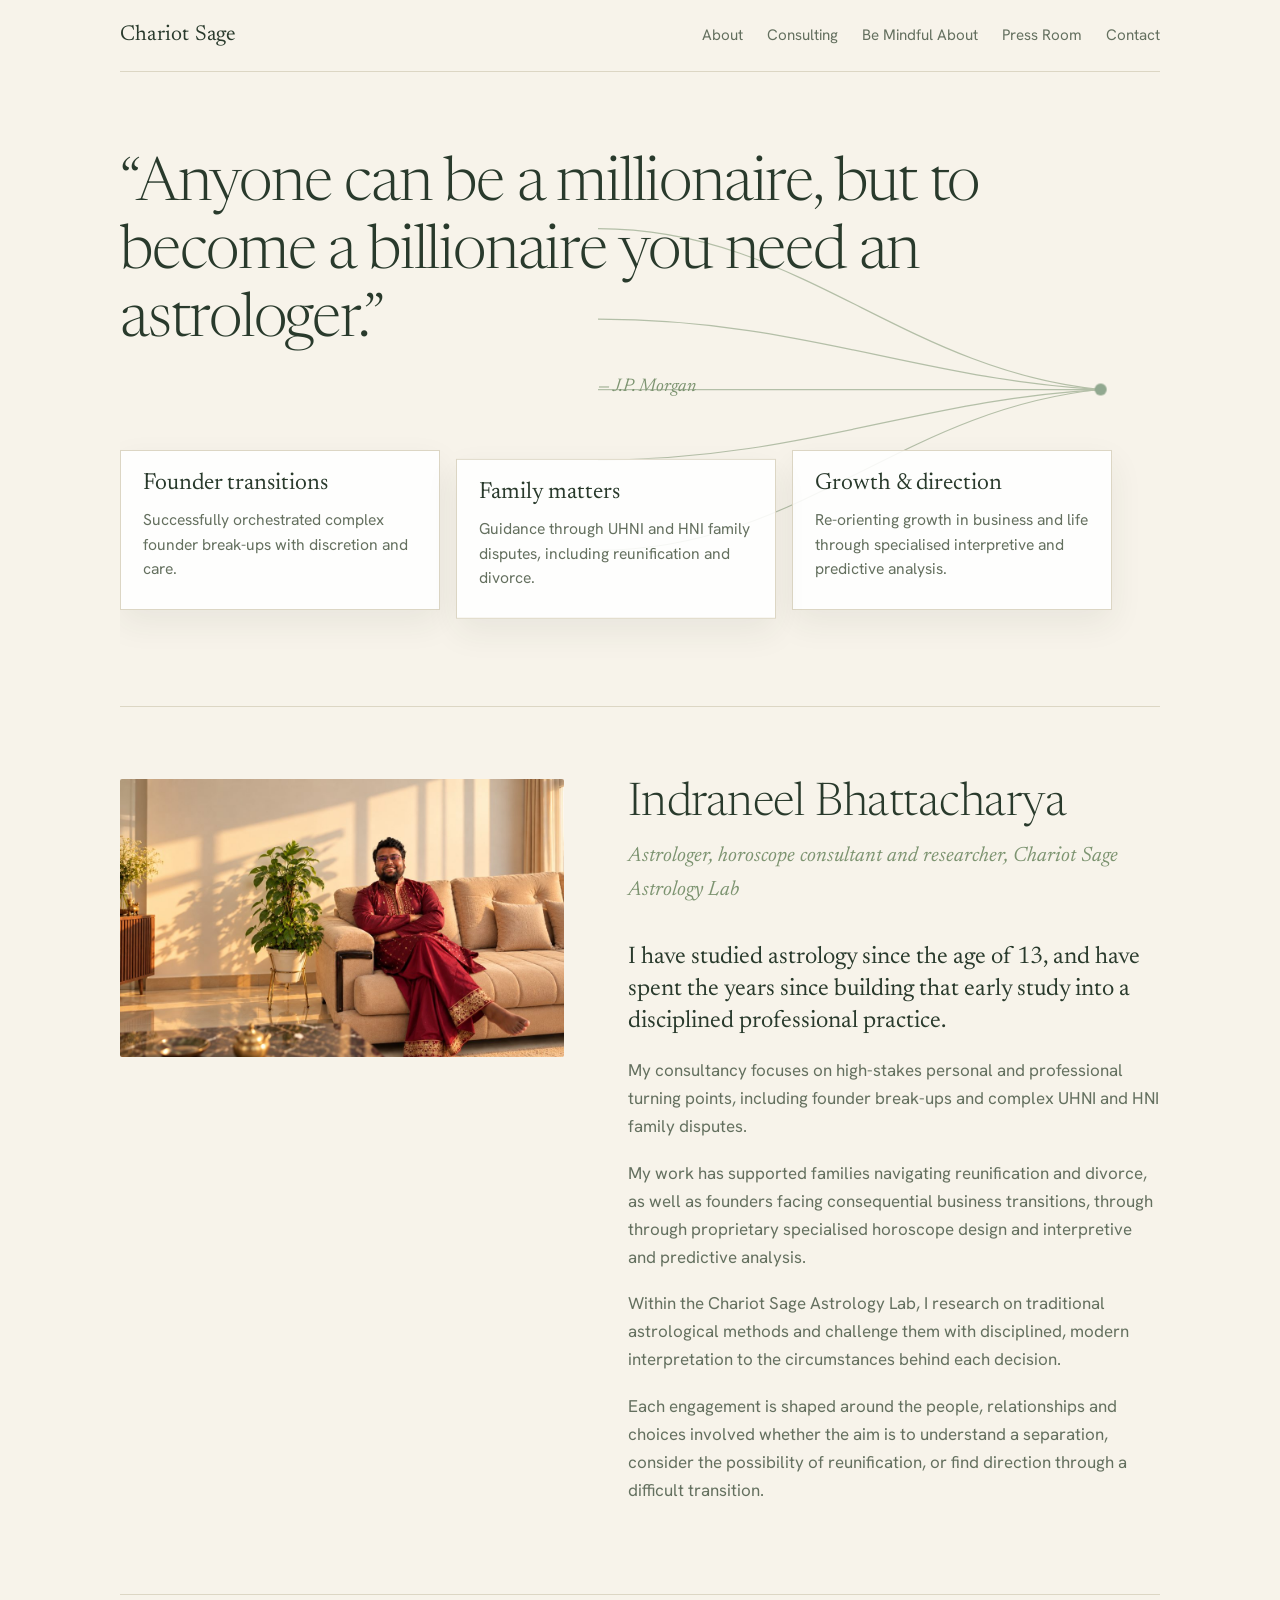
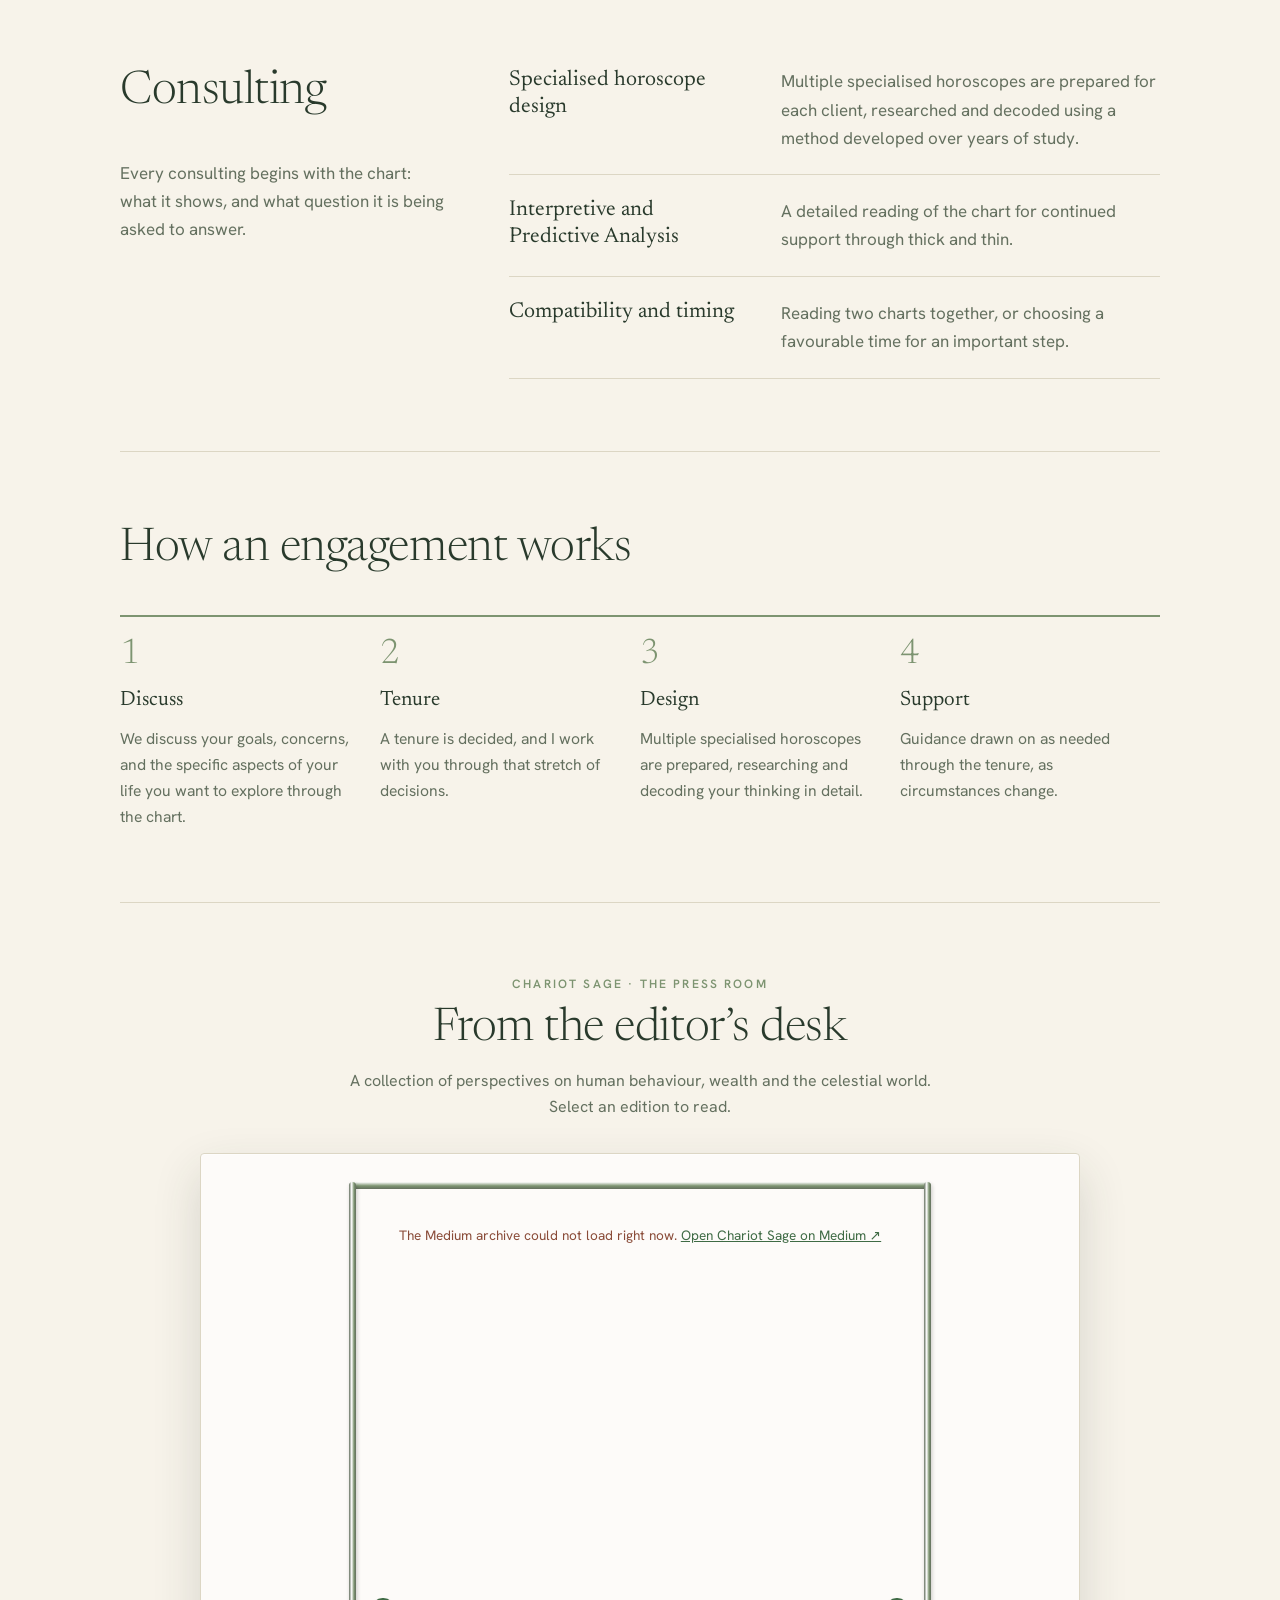
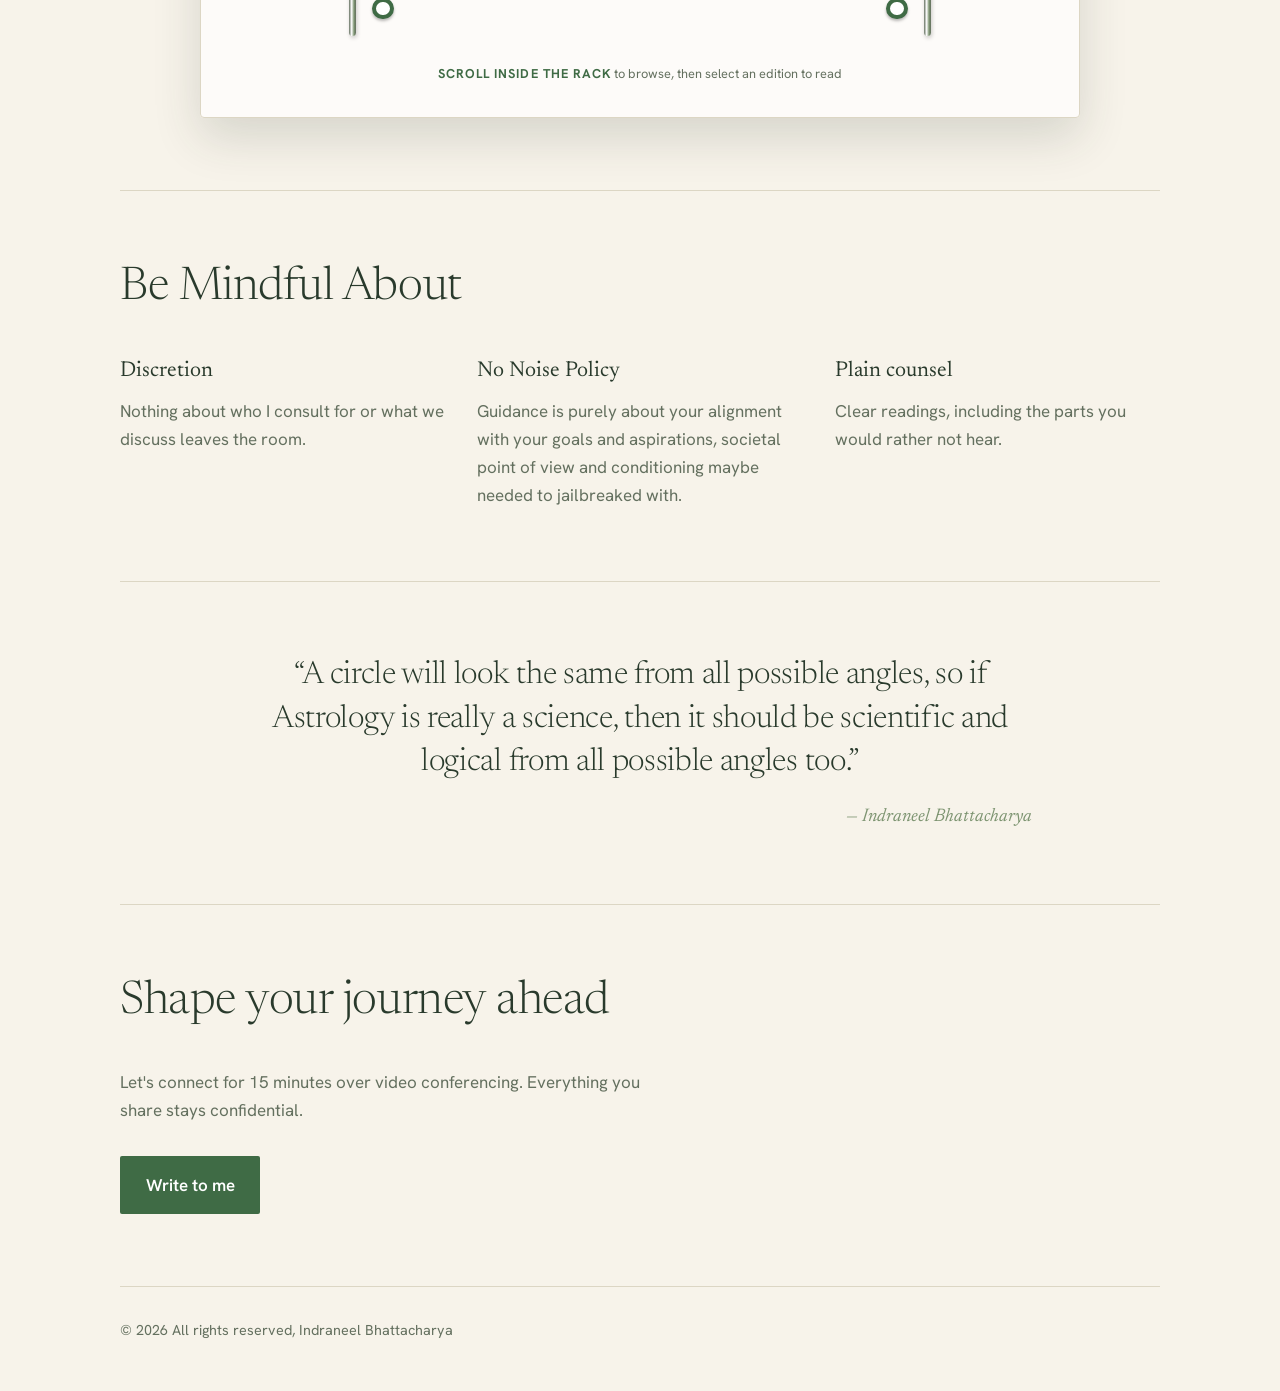
<file: index.html>
<!DOCTYPE html>
<html lang="en">
<head>
<meta charset="utf-8">
<meta name="viewport" content="width=device-width, initial-scale=1, viewport-fit=cover">
<title>Chariot Sage | Astrology consultancy by Indraneel Bhattacharya</title>
<meta name="description" content="Chariot Sage is the astrology consultancy of Indraneel Bhattacharya, a scholar of astrology since the age of 13. Specialised horoscope design, analysis and research.">
<meta name="theme-color" content="#F7F3EA">
<link rel="canonical" href="https://chariotsage.com/">
<meta property="og:type" content="website">
<meta property="og:site_name" content="Chariot Sage">
<meta property="og:title" content="Chariot Sage | Astrology consultancy by Indraneel Bhattacharya">
<meta property="og:description" content="Read the Chart. Find the Pattern. Advise the Next Move.">
<meta property="og:url" content="https://chariotsage.com/">
<meta property="og:image" content="https://chariotsage.com/portrait-share.jpg">
<meta property="og:image:secure_url" content="https://chariotsage.com/portrait-share.jpg">
<meta property="og:image:type" content="image/jpeg">
<meta property="og:image:width" content="1100">
<meta property="og:image:height" content="688">
<meta property="og:image:alt" content="Portrait of Indraneel Bhattacharya">
<meta name="twitter:card" content="summary_large_image">
<meta name="twitter:title" content="Chariot Sage | Astrology consultancy by Indraneel Bhattacharya">
<meta name="twitter:description" content="Read the Chart. Find the Pattern. Advise the Next Move.">
<meta name="twitter:image" content="https://chariotsage.com/portrait-share.jpg">
<meta name="twitter:image:alt" content="Portrait of Indraneel Bhattacharya">
<link rel="icon" type="image/png" sizes="32x32" href="[data-uri]">
<link rel="apple-touch-icon" href="[data-uri]">
<link rel="preconnect" href="https://fonts.googleapis.com">
<link rel="preconnect" href="https://fonts.gstatic.com" crossorigin>
<link href="https://fonts.googleapis.com/css2?family=Newsreader:ital,opsz,wght@0,6..72,300;0,6..72,400;1,6..72,300&family=Hanken+Grotesk:wght@400;500;600&display=swap" rel="stylesheet">
<style>
:root{
  --bg:#F7F3EA; --surface:#FFFFFF; --ink:#293A2C; --muted:#64705F;
  --rule:#DCD6C4; --seal:#3F6B45; --brass:#7D9471; --on-seal:#FFFFFF;
  --serif:"Newsreader",Georgia,"Times New Roman",serif;
  --sans:"Hanken Grotesk",system-ui,-apple-system,"Segoe UI",sans-serif;
  box-sizing:border-box;
  padding-top:env(safe-area-inset-top,0px);
  padding-bottom:env(safe-area-inset-bottom,0px);
}
@media (prefers-color-scheme:dark){
  :root:not([data-theme="light"]){
    --bg:#16201A; --surface:#1E2B22; --ink:#EFEAD9; --muted:#B4BFA9;
    --rule:#32452F; --seal:#8FBF86; --brass:#C7CBA1; --on-seal:#16201A;
  }
}
:root[data-theme="dark"]{
  --bg:#16201A; --surface:#1E2B22; --ink:#EFEAD9; --muted:#B4BFA9;
  --rule:#32452F; --seal:#8FBF86; --brass:#C7CBA1; --on-seal:#16201A;
}
*,*::before,*::after{box-sizing:border-box}
html{scroll-padding-top:env(safe-area-inset-top,0px);scroll-behavior:smooth}
body{margin:0;background:var(--bg);color:var(--ink);font-family:var(--sans);font-size:1.0625rem;line-height:1.65}
a{color:inherit}
:focus-visible{outline:2px solid var(--seal);outline-offset:3px}
.wrap{max-width:68rem;margin:0 auto;padding:0 1.5rem}

header{display:flex;justify-content:space-between;align-items:center;padding:1.1rem 0;border-bottom:1px solid var(--rule)}
.brand{display:inline-flex;align-items:center;gap:.75rem;font-family:var(--serif);font-size:1.35rem;font-weight:400;text-decoration:none;letter-spacing:.01em}
.brand img{height:2.9rem;width:auto;display:block}
nav{display:flex;gap:1.5rem;font-size:.95rem}
nav a{text-decoration:none;color:var(--muted)}
nav a:hover{color:var(--ink)}
@media (max-width:560px){nav a:not(:last-child){display:none}}

.hero{position:relative;padding:5rem 0 6rem;overflow:hidden}
.hero h1{font-family:var(--serif);font-weight:300;font-size:clamp(2.6rem,7vw,5.4rem);line-height:1.04;letter-spacing:-.02em;margin:0 0 1.75rem;max-width:14em;position:relative}
.hero h1.hero-quote{font-size:clamp(2rem,5vw,3.8rem);line-height:1.12;max-width:18em}
.hero .quote-attribution{margin:-.75rem 0 0;font-family:var(--serif);font-size:1.15rem;font-style:italic;color:var(--brass);text-align:right;max-width:36rem}
.hero p{max-width:34rem;font-size:1.2rem;color:var(--muted);margin:0 0 2.25rem;position:relative}
.hero-highlights{position:relative;z-index:1;display:grid;grid-template-columns:repeat(3,minmax(0,1fr));gap:1rem;margin-top:3rem;max-width:62rem}
.hero-highlight{min-height:10rem;padding:1.25rem 1.35rem;background:color-mix(in srgb,var(--surface) 88%,transparent);border:1px solid var(--rule);box-shadow:0 .8rem 2rem rgba(41,58,44,.07);animation:float 5s ease-in-out infinite}
.hero-highlight:nth-child(2){animation-delay:-1.6s;transform:translateY(.55rem)}
.hero-highlight:nth-child(3){animation-delay:-3.2s}
.hero-highlight h2{margin:0 0 .65rem;font-size:1.45rem;font-weight:400;line-height:1.15;letter-spacing:0}
.hero-highlight p{margin:0;font-size:.98rem;line-height:1.55;color:var(--muted)}
@keyframes float{0%,100%{translate:0 0}50%{translate:0 -.55rem}}
@media (max-width:760px){.hero-highlights{grid-template-columns:1fr;gap:.8rem;margin-top:2rem}.hero-highlight{min-height:0}.hero-highlight:nth-child(2){transform:none}}
.btn{display:inline-block;max-width:100%;text-align:center;background:var(--seal);color:var(--on-seal);padding:.95rem 1.6rem;text-decoration:none;font-weight:600;border-radius:2px;position:relative}
.btn:hover{filter:brightness(1.1)}
.paths{position:absolute;right:-4%;top:8%;width:58%;height:84%;pointer-events:none;opacity:.55}
.paths path{fill:none;stroke:var(--brass);stroke-width:1.2;stroke-dasharray:1;stroke-dashoffset:1;animation:draw 2.4s ease-out .2s forwards}
.paths path:nth-child(2){animation-delay:.4s}.paths path:nth-child(3){animation-delay:.6s}
.paths path:nth-child(4){animation-delay:.8s}.paths path:nth-child(5){animation-delay:1s}
.paths circle{fill:var(--seal);opacity:0;animation:pop .6s ease-out 2.4s forwards}
@keyframes draw{to{stroke-dashoffset:0}}
@keyframes pop{to{opacity:1}}
@media (prefers-reduced-motion:reduce){
  .paths path{animation:none;stroke-dashoffset:0}.paths circle{animation:none;opacity:1}
  .hero-highlight{animation:none;translate:none}
  html{scroll-behavior:auto}
}
@media (max-width:760px){.paths{width:90%;top:auto;bottom:0;height:40%;opacity:.35}}

section{padding:4.5rem 0;border-top:1px solid var(--rule)}
h2{font-family:var(--serif);font-weight:300;font-size:clamp(1.9rem,4vw,2.9rem);line-height:1.1;letter-spacing:-.01em;margin:0 0 2.5rem;max-width:18em}
.about{display:grid;grid-template-columns:5fr 6fr;gap:2rem 4rem;align-items:start}
.portrait,.photos figure{margin:0}
.portrait img,.photos img{display:block;width:100%;height:auto;border-radius:2px;background:var(--surface)}
.bio h2{margin-bottom:.6rem}
.bio p{max-width:36rem;color:var(--muted);margin:0 0 1.15rem}
@media (max-width:760px){.about{grid-template-columns:1fr}}
.bio .role{font-family:var(--serif);font-style:italic;font-size:1.3rem;color:var(--brass);margin-bottom:2rem}
.bio .first{font-family:var(--serif);font-size:1.5rem;line-height:1.35;color:var(--ink)}
.bio{display:flow-root}
.photos{display:grid;grid-template-columns:1fr 1fr;gap:1.5rem;margin-top:4.5rem}
.photos img{aspect-ratio:4/3;object-fit:cover;object-position:center 30%}
.photos.one{grid-template-columns:1fr;max-width:34rem}
.photos.one img{aspect-ratio:16/10;object-position:center 25%}
.motto{font-family:var(--serif);font-weight:300;font-size:clamp(1.7rem,4vw,2.9rem);line-height:1.15;letter-spacing:-.01em;margin:4.5rem 0 0;max-width:16em}
@media (max-width:760px){.about{grid-template-columns:1fr}}
@media (max-width:600px){.photos{grid-template-columns:1fr}}
.grid{display:grid;grid-template-columns:1fr 2fr;gap:2rem 4rem}
@media (max-width:760px){.grid{grid-template-columns:1fr}}
.lead{color:var(--muted);max-width:28rem;margin:0}

.areas{list-style:none;margin:0;padding:0}
.areas li{padding:1.4rem 0;border-bottom:1px solid var(--rule);display:grid;grid-template-columns:minmax(0,15rem) 1fr;gap:.5rem 2rem}
.areas li:first-child{padding-top:0}
.areas h3{font-family:var(--serif);font-weight:400;font-size:1.35rem;line-height:1.25;margin:0}
.areas p{margin:0;color:var(--muted)}
@media (max-width:760px){.areas li{grid-template-columns:1fr}}

.steps{list-style:none;margin:0;padding:0;counter-reset:s;display:grid;grid-template-columns:repeat(4,1fr);gap:0}
.steps li{counter-increment:s;padding:0 1.5rem 0 0;border-top:2px solid var(--brass);padding-top:1.25rem}
.steps li::before{content:counter(s);font-family:var(--serif);font-size:2.2rem;font-weight:300;color:var(--brass);display:block;line-height:1;margin-bottom:.75rem}
.steps h3{font-family:var(--serif);font-weight:400;font-size:1.3rem;margin:0 0 .5rem}
.steps p{margin:0;color:var(--muted);font-size:.98rem}
@media (max-width:860px){.steps{grid-template-columns:1fr 1fr;gap:2rem 1.5rem}}
@media (max-width:520px){.steps{grid-template-columns:1fr}}

.band{background:transparent;padding-left:0;padding-right:0}
@media (max-width:520px){.btn{display:block;padding:.95rem 1rem}}
.principles{display:grid;grid-template-columns:repeat(3,1fr);gap:2rem}
.principles h3{font-family:var(--serif);font-weight:400;font-size:1.35rem;margin:0 0 .5rem}
.principles p{margin:0;color:var(--muted)}
@media (max-width:760px){.principles{grid-template-columns:1fr}}

.note{display:block}
.note blockquote{width:100%;max-width:54rem;margin:0 auto;padding:0 clamp(.5rem,4vw,2.5rem)}
.note blockquote p{font-family:var(--serif);font-weight:300;font-size:clamp(1.35rem,2.7vw,2rem);line-height:1.35;letter-spacing:-.01em;margin:0 0 1.1rem;text-align:center}
.note cite{display:block;margin-top:.25rem;font-family:var(--serif);font-style:italic;font-size:1.15rem;color:var(--brass);text-align:right}
.note .msg{margin:0;color:var(--muted);max-width:30rem}
.contact h2{max-width:14em}
.contact p{max-width:34rem;color:var(--muted);margin:0 0 2rem}
.mail{display:block;overflow-wrap:anywhere;margin-top:1.5rem;font-family:var(--serif);font-size:1.4rem;color:var(--ink)}
footer{padding:2rem 0 3rem;border-top:1px solid var(--rule);color:var(--muted);font-size:.9rem;display:flex;justify-content:space-between;gap:1rem;flex-wrap:wrap}

/* Press room newspaper rack */
.press-room{--press-metal:var(--brass);--press-paper:var(--bg);--press-shadow:rgba(41,58,44,.16)}
.press-heading{text-align:center;margin:0 auto 2rem;max-width:48rem}
.press-eyebrow{display:block;margin-bottom:.6rem;color:var(--brass);font-size:.75rem;font-weight:600;letter-spacing:.18em;text-transform:uppercase}
.press-heading h2{margin:0 auto .8rem}
.press-intro{max-width:38rem;margin:0 auto;color:var(--muted);font-size:1rem}
.press-room-frame{position:relative;max-width:55rem;margin:0 auto;padding:1.75rem clamp(.5rem,3vw,2rem) 2rem;border:1px solid var(--rule);border-radius:4px;background:color-mix(in srgb,var(--surface) 72%,transparent);box-shadow:0 1.2rem 3rem var(--press-shadow),inset 0 1px rgba(255,255,255,.55)}
.press-rack{position:relative;width:min(38rem,100%);margin:auto;padding:1rem 2rem 1.75rem}
.press-rack-scroll{position:relative;height:25rem;overflow-y:auto;overflow-x:hidden;padding:.65rem .35rem .2rem;overscroll-behavior:contain;scrollbar-width:thin;scrollbar-color:var(--brass) transparent}
.press-rack-scroll:focus-visible{outline:2px solid var(--seal);outline-offset:2px}
.press-rack-scroll::-webkit-scrollbar{width:8px}
.press-rack-scroll::-webkit-scrollbar-thumb{border:2px solid transparent;border-radius:8px;background:var(--brass);background-clip:padding-box}
.press-rack-scroll::-webkit-scrollbar-track{background:transparent}
.press-upright{position:absolute;top:0;bottom:.7rem;width:.45rem;border-radius:4px;background:linear-gradient(90deg,var(--muted),var(--surface) 38%,var(--brass) 72%,var(--muted));box-shadow:1px 2px 4px rgba(0,0,0,.2)}
.press-upright.left{left:.8rem}.press-upright.right{right:.8rem}
.press-topbar{position:absolute;left:.8rem;right:.8rem;top:0;height:.45rem;border-radius:4px;background:linear-gradient(var(--surface),var(--brass) 55%,var(--muted))}
.press-shelf{position:relative;display:flex;align-items:flex-start;justify-content:center;gap:.45rem;height:8rem;margin:0 0 1.1rem;padding:.8rem .85rem 1.1rem;border:4px solid var(--brass);border-top:3px solid var(--surface);border-radius:3px 3px 7px 7px;background:linear-gradient(180deg,color-mix(in srgb,var(--brass) 54%,var(--surface)),var(--seal) 18%,color-mix(in srgb,var(--brass) 48%,var(--seal)) 24%,var(--seal));box-shadow:0 6px 8px rgba(41,58,44,.22)}
.press-shelf::before{content:"";position:absolute;left:4px;right:4px;bottom:7px;height:6px;background:repeating-linear-gradient(90deg,var(--ink) 0 3px,transparent 3px 17px);opacity:.55}
.press-paper{--press-tilt:0deg;--newsprint:#f5f0e5;--newsprint-ink:#292820;--newsprint-muted:#6e675e;position:relative;z-index:1;flex:1;min-width:0;max-width:9rem;height:5.8rem;overflow:hidden;padding:.45rem .5rem .3rem;border:1px solid #cfc6b6;background:linear-gradient(145deg,#fffdf7,var(--newsprint));color:var(--newsprint-ink);box-shadow:0 4px 5px rgba(20,25,20,.32);text-align:left;cursor:pointer;transform:rotate(var(--press-tilt));transform-origin:bottom center;transition:transform .22s ease,box-shadow .22s ease; font-family:var(--sans)}
.press-paper:hover,.press-paper:focus-visible{z-index:5;transform:translateY(-.7rem) rotate(0);box-shadow:0 12px 16px rgba(20,25,20,.35);outline:2px solid var(--brass);outline-offset:1px}
.press-paper .mast{display:block;overflow:hidden;border-bottom:1px solid var(--newsprint-ink);padding-bottom:2px;font-size:.42rem;font-weight:700;letter-spacing:.08em;text-align:center;white-space:nowrap}
.press-paper .headline{display:block;margin:.3rem 0 .15rem;font-family:var(--serif);font-size:.75rem;font-weight:600;line-height:1.02}
.press-paper .sub{display:block;color:var(--newsprint-muted);font-size:.42rem;line-height:1.25}
.press-paper .columns{display:block;height:1.35rem;margin-top:.25rem;background:repeating-linear-gradient(90deg,var(--newsprint-muted) 0 1px,transparent 1px 5px);opacity:.42}
.press-paper .paper-date{display:block;margin-top:.2rem;color:var(--newsprint-muted);font-size:.38rem}
.press-paper .paper-image{display:block;width:100%;height:1.6rem;margin-top:.25rem;border-top:1px solid #b8ad9c;object-fit:cover;object-position:center 35%;filter:grayscale(18%)}
.press-rack-status{margin:1rem 0;color:var(--muted);font-size:.85rem;text-align:center}
.press-rack-status.error{color:#8a4c39}
.press-rack-status a,.press-medium-link{color:var(--seal)}
.press-paper:nth-child(2){--press-tilt:1.5deg}.press-paper:nth-child(3){--press-tilt:-1.3deg}
.press-shelf-label{position:absolute;right:4px;bottom:-14px;color:var(--surface);font-size:.45rem;letter-spacing:.14em}
.press-feet{display:flex;justify-content:space-between;margin:0 .25rem}
.press-wheel{width:1.35rem;height:1.35rem;border:4px solid var(--seal);border-radius:50%;background:var(--surface);box-shadow:0 2px 3px rgba(0,0,0,.28)}
.press-hint{margin:1rem 0 0;color:var(--muted);font-size:.8rem;text-align:center}
.press-hint strong{color:var(--seal);letter-spacing:.08em}
.press-reader{position:fixed;inset:0;z-index:50;display:grid;place-items:center;padding:1rem;background:rgba(17,24,18,.72);backdrop-filter:blur(5px);opacity:0;visibility:hidden;transition:opacity .25s,visibility .25s}
.press-reader.open{opacity:1;visibility:visible}
.press-reading-paper{--newsprint:#f5f0e5;--newsprint-ink:#292820;--newsprint-muted:#655f55;--newsprint-rule:#b9ad9a;position:relative;width:min(58rem,96vw);max-height:88vh;overflow:auto;padding:clamp(1.25rem,4vw,3rem);border:1px solid #d5c9b6;background:var(--newsprint);box-shadow:0 28px 90px rgba(0,0,0,.5);color:var(--newsprint-ink);transform:translateY(3rem) scale(.96);transition:transform .35s ease}
.press-reader.open .press-reading-paper{transform:translateY(0) scale(1)}
.press-close{position:sticky;top:0;float:right;padding:.55rem .75rem;border:1px solid var(--newsprint-rule);background:#fffdf7;color:var(--newsprint-ink);cursor:pointer;font:600 .68rem var(--sans);letter-spacing:.06em;text-transform:uppercase}
.press-edition{color:var(--newsprint-muted);font-size:.65rem;letter-spacing:.18em;text-align:center;text-transform:uppercase}
.press-paper-title{margin:.75rem 0 .5rem;font-family:var(--serif);font-size:clamp(2.2rem,7vw,4.5rem);font-weight:300;letter-spacing:-.04em;line-height:.95;text-align:center}
.press-rule{height:6px;margin:.8rem 0 1rem;border-top:3px double var(--ink);border-bottom:1px solid var(--ink)}
.press-dateline{display:flex;justify-content:space-between;gap:.6rem;padding-bottom:.5rem;border-bottom:1px solid var(--newsprint-rule);color:var(--newsprint-muted);font-size:.62rem;letter-spacing:.08em;text-transform:uppercase}
.press-article-grid{display:grid;grid-template-columns:1.4fr 1fr;gap:1.75rem;margin-top:1.4rem}
.press-article-grid h3{margin:0 0 .75rem;font-family:var(--serif);font-size:clamp(1.7rem,4vw,2.8rem);font-weight:400;line-height:1.02}
.press-kicker{color:#806744;font-size:.62rem;font-weight:600;letter-spacing:.14em;text-transform:uppercase}
.press-dek{color:var(--newsprint-muted);font-family:var(--serif);font-size:1.1rem;font-style:italic;line-height:1.35}
.press-article-grid p{font-size:.88rem;line-height:1.7;text-align:justify}
.press-article-content{font-size:.88rem;line-height:1.7;overflow-wrap:anywhere}
.press-article-content img{display:block;width:auto;max-width:100%;height:auto;max-height:42rem;object-fit:contain;margin:1.25rem auto}
.press-article-content figure{max-width:100%;margin:1.5rem auto;text-align:center}
.press-article-content figcaption{margin:.5rem auto 0;color:var(--newsprint-muted);font-size:.72rem;text-align:center}
.press-article-content h1,.press-article-content h2,.press-article-content h3{line-height:1.15;text-align:left}
.press-article-content blockquote{margin:1rem 0;padding-left:1rem;border-left:3px solid #92744d;font-style:italic}
.press-article-content a{color:#725a38;overflow-wrap:anywhere}
.press-article-content .image-fallback{padding:.8rem;border:1px solid var(--newsprint-rule);color:var(--newsprint-muted);font-size:.75rem;text-align:center}
.press-medium-link{display:inline-block;margin-top:1rem;padding:.65rem .85rem;border:1px solid #92744d;color:#51432f;text-decoration:none;font-size:.7rem;letter-spacing:.08em;text-transform:uppercase}
.press-medium-link:hover{background:#fffdf7}
.press-side-column{padding-left:1.2rem;border-left:1px solid var(--newsprint-rule)}
.press-side-column h4{margin:.25rem 0 .5rem;font-family:var(--serif);font-size:1.4rem;font-weight:400;line-height:1.1}
.press-pullquote{margin:1rem 0;padding:.8rem 0;border-top:2px solid #92744d;border-bottom:2px solid #92744d;font-family:var(--serif);font-size:1.45rem;font-style:italic;line-height:1.2}
.press-byline{color:var(--newsprint-muted);font-size:.63rem;letter-spacing:.08em;text-transform:uppercase}
@media(max-width:600px){.press-room-frame{padding:1.1rem .35rem 1.5rem}.press-rack{padding:1rem 1.2rem 1.5rem}.press-rack-scroll{height:21rem;padding-right:.15rem;padding-left:.15rem}.press-upright.left{left:.35rem}.press-upright.right{right:.35rem}.press-topbar{left:.35rem;right:.35rem}.press-shelf{height:6.8rem;gap:.25rem;padding:.6rem .4rem .9rem}.press-paper{height:4.7rem;padding:.3rem}.press-paper .headline{font-size:.58rem}.press-paper .mast{font-size:.34rem}.press-paper .sub{font-size:.34rem}.press-article-grid{grid-template-columns:1fr;gap:.5rem}.press-side-column{padding:1rem 0 0;border-top:1px solid var(--newsprint-rule);border-left:0}.press-dateline{font-size:.48rem}.press-reading-paper{padding:1.2rem 1rem}}
@media(prefers-reduced-motion:reduce){.press-paper,.press-reader,.press-reading-paper{transition:none!important}}
</style>
</head>
<body>
<div class="wrap">
  <header>
    <a class="brand" href="#top"><span>Chariot Sage</span></a>
    <nav aria-label="Main">
      <a href="#about">About</a>
      <a href="#help">Consulting</a>
      <a href="#work">Be Mindful About</a>
      <a href="#press-room">Press Room</a>
      <a href="#contact">Contact</a>
    </nav>
  </header>

  <main id="top">
    <div class="hero">
      <svg class="paths" viewBox="0 0 600 400" preserveAspectRatio="xMidYMid meet" aria-hidden="true">
        <path pathLength="1" d="M0 40 C200 40 300 180 500 200"/>
        <path pathLength="1" d="M0 130 C200 130 320 190 500 200"/>
        <path pathLength="1" d="M0 200 L500 200"/>
        <path pathLength="1" d="M0 270 C200 270 320 210 500 200"/>
        <path pathLength="1" d="M0 360 C200 360 300 220 500 200"/>
        <circle cx="500" cy="200" r="6"/>
      </svg>
      <h1 class="hero-quote">“Anyone can be a millionaire, but to become a billionaire you need an astrologer.”</h1>
      <p class="quote-attribution"><cite>— J.P. Morgan</cite></p>
      <div class="hero-highlights" aria-label="Consultation experience">
        <article class="hero-highlight">
          <h2>Founder transitions</h2>
          <p>Successfully orchestrated complex founder break-ups with discretion and care.</p>
        </article>
        <article class="hero-highlight">
          <h2>Family matters</h2>
          <p>Guidance through UHNI and HNI family disputes, including reunification and divorce.</p>
        </article>
        <article class="hero-highlight">
          <h2>Growth &amp; direction</h2>
          <p>Re-orienting growth in business and life through specialised interpretive and predictive analysis.</p>
        </article>
      </div>
    </div>

    <section id="about">
      <div class="about">
        <figure class="portrait"><img src="[data-uri]" alt="Indraneel Bhattacharya" width="1100" height="688" loading="lazy"></figure>
                <div class="bio">
          <h2>Indraneel Bhattacharya</h2>
          <p class="role">Astrologer, horoscope consultant and researcher, Chariot Sage Astrology Lab</p>
          <p class="first">I have studied astrology since the age of 13, and have spent the years since building that early study into a disciplined professional practice.</p>
          <p>My consultancy focuses on high-stakes personal and professional turning points, including founder break-ups and complex UHNI and HNI family disputes.</p>
          <p>My work has supported families navigating reunification and divorce, as well as founders facing consequential business transitions, through through proprietary specialised horoscope design and interpretive and predictive analysis.</p>
          <p>Within the Chariot Sage Astrology Lab, I research on traditional astrological methods and challenge them with disciplined, modern interpretation to the circumstances behind each decision.</p>
          <p>Each engagement is shaped around the people, relationships and choices involved whether the aim is to understand a separation, consider the possibility of reunification, or find direction through a difficult transition.</p>
        </div>
      </div>

    </section>

    <section id="help">
      <div class="grid">
        <div>
          <h2>Consulting</h2>
          <p class="lead">Every consulting begins with the chart: what it shows, and what question it is being asked to answer.</p>
        </div>
        <ul class="areas">
          <li><h3>Specialised horoscope design</h3><p>Multiple specialised horoscopes are prepared for each client, researched and decoded using a method developed over years of study.</p></li>
          <li><h3>Interpretive and Predictive Analysis</h3><p>A detailed reading of the chart for continued support through thick and thin.</p></li>
          <li><h3>Compatibility and timing</h3><p>Reading two charts together, or choosing a favourable time for an important step.</p></li>
        </ul>
      </div>
    </section>

    <section id="work">
      <h2>How an engagement works</h2>
      <ol class="steps">
        <li><h3>Discuss</h3><p>We discuss your goals, concerns, and the specific aspects of your life you want to explore through the chart.</p></li>
        <li><h3>Tenure</h3><p>A tenure is decided, and I work with you through that stretch of decisions.</p></li>
        <li><h3>Design</h3><p>Multiple specialised horoscopes are prepared, researching and decoding your thinking in detail.</p></li>
        <li><h3>Support</h3><p>Guidance drawn on as needed through the tenure, as circumstances change.</p></li>
      </ol>
    </section>

    <section class="press-room" id="press-room" aria-labelledby="press-heading">
      <div class="press-heading">
        <span class="press-eyebrow">Chariot Sage · The Press Room</span>
        <h2 id="press-heading">From the editor’s desk</h2>
        <p class="press-intro">A collection of perspectives on human behaviour, wealth and the celestial world. Select an edition to read.</p>
      </div>

      <div class="press-room-frame" aria-label="Interactive newspaper stand">
        <div class="press-rack">
          <div class="press-topbar" aria-hidden="true"></div><div class="press-upright left" aria-hidden="true"></div><div class="press-upright right" aria-hidden="true"></div>
          <div class="press-rack-scroll" tabindex="0" role="region" aria-label="Newspaper editions. Scroll here to browse the rack.">
            <div id="press-shelves" aria-live="polite"><p class="press-rack-status" id="press-rack-status">Loading the Medium archive…</p></div>
          </div>
          <div class="press-feet" aria-hidden="true"><span class="press-wheel"></span><span class="press-wheel"></span></div>
        </div>
        <p class="press-hint"><strong>SCROLL INSIDE THE RACK</strong> to browse, then select an edition to read</p>
      </div>

      <div class="press-reader" id="press-reader" aria-hidden="true">
        <article class="press-reading-paper" role="dialog" aria-modal="true" aria-labelledby="press-article-title" tabindex="-1">
          <button class="press-close" id="press-close" type="button">Return to rack <span aria-hidden="true">×</span></button>
          <div class="press-edition" id="press-edition">Chariot Sage · Editorial</div>
          <h2 class="press-paper-title">THE CHARIOT SAGE</h2>
          <div class="press-rule" aria-hidden="true"></div>
          <div class="press-dateline"><span id="press-category">THE ASTROLOGICAL REVIEW</span><span>AN INDEPENDENT PERSPECTIVE</span><span>VOL. 01</span></div>
          <div class="press-article-grid">
            <div>
              <div class="press-kicker">Featured article</div>
              <h3 id="press-article-title">The map beneath the moment</h3>
              <p class="press-dek" id="press-dek"></p>
              <div class="press-article-content" id="press-article-content"></div>
              <a class="press-medium-link" id="press-medium-link" href="https://medium.com/@chariotsage" target="_blank" rel="noopener noreferrer">Read original on Medium ↗</a>
            </div>
            <aside class="press-side-column">
              <div class="press-kicker">Inside this edition</div>
              <h4 id="press-side-title">Reading the patterns</h4>
              <p id="press-side-copy"></p>
              <blockquote class="press-pullquote" id="press-pullquote"></blockquote>
              <div class="press-byline">Chariot Sage · Editorial Desk</div>
            </aside>
          </div>
        </article>
      </div>
    </section>

    <section class="band">
      <h2>Be Mindful About</h2>
      <div class="principles">
        <div><h3>Discretion</h3><p>Nothing about who I consult for or what we discuss leaves the room.</p></div>
        <div><h3>No Noise Policy</h3><p>Guidance is purely about your alignment with your goals and aspirations, societal point of view and conditioning maybe needed to jailbreaked with.</p></div>
        <div><h3>Plain counsel</h3><p>Clear readings, including the parts you would rather not hear.</p></div>
      </div>
    </section>

    <section class="note" id="note">
      <blockquote>
        <p>“A circle will look the same from all possible angles, so if Astrology is really a science, then it should be scientific and logical from all possible angles too.”</p>
        <cite>— Indraneel Bhattacharya</cite>
      </blockquote>
    </section>

    <section class="contact" id="contact">
      <h2>Shape your journey ahead</h2>
      <p>Let's connect for 15 minutes over video conferencing. Everything you share stays confidential.</p>
      <a class="btn" href="mailto:writetobhattacharya@gmail.com?subject=Private%20enquiry" target="_blank" rel="noopener">Write to me</a>
    </section>
  </main>

  <footer>
    <span>© 2026 All rights reserved, Indraneel Bhattacharya</span>
  </footer>
</div>
<script>
(() => {
  const mediumProfile = 'https://medium.com/@chariotsage';
  const mediumFeed = 'https://medium.com/feed/@chariotsage';
  const feedProxy = 'https://api.rss2json.com/v1/api.json?rss_url=' + encodeURIComponent(mediumFeed);
  const shelves = document.getElementById('press-shelves');
  let articles = [];

  const reader = document.getElementById('press-reader');
  const readingPaper = reader.querySelector('.press-reading-paper');
  const closeButton = document.getElementById('press-close');
  let previouslyFocused = null;
  let previousBodyOverflow = '';

  const safeHttpUrl = (value) => {
    try {
      const url = new URL(value, window.location.href);
      return url.protocol === 'https:' || url.protocol === 'http:' ? url.href : '';
    } catch {
      return '';
    }
  };

  const plainText = (html) => {
    const doc = new DOMParser().parseFromString(html || '', 'text/html');
    return (doc.body.textContent || '').replace(/\\s+/g, ' ').trim();
  };

  const safeArticleHtml = (html) => {
    const doc = new DOMParser().parseFromString(html || '', 'text/html');
    doc.querySelectorAll('script,style,iframe,form,object,embed,link,meta').forEach((node) => node.remove());
    doc.querySelectorAll('*').forEach((element) => {
      [...element.attributes].forEach((attribute) => {
        const name = attribute.name.toLowerCase();
        const value = attribute.value.trim();
        if (name.startsWith('on') || name === 'srcset' || name === 'sizes') {
          element.removeAttribute(attribute.name);
          return;
        }
        if (name === 'href' || name === 'src') {
          const safeUrl = safeHttpUrl(value.startsWith('//') ? `https:${value}` : value);
          if (!safeUrl) element.removeAttribute(attribute.name);
          else element.setAttribute(attribute.name, safeUrl);
        }
      });
      if (element.tagName === 'A') {
        element.setAttribute('target', '_blank');
        element.setAttribute('rel', 'noopener noreferrer');
      }
      if (element.tagName === 'IMG') {
        const imageUrl = safeHttpUrl(element.getAttribute('src') || '');
        const isTrackingPixel = imageUrl.includes('medium.com/_/stat') ||
          element.getAttribute('width') === '1' || element.getAttribute('height') === '1';
        if (!imageUrl || isTrackingPixel) {
          element.remove();
        } else {
          element.setAttribute('loading', 'eager');
          element.setAttribute('decoding', 'async');
          element.setAttribute('referrerpolicy', 'no-referrer');
          if (!element.getAttribute('alt')) element.setAttribute('alt', 'Article image');
        }
      }
    });
    return doc.body.innerHTML;
  };

  const getArticleImage = (article) => {
    const directImage = safeHttpUrl(article.thumbnail || '');
    if (directImage) return directImage;
    const doc = new DOMParser().parseFromString(article.description || '', 'text/html');
    const images = [...doc.querySelectorAll('img')];
    for (const image of images) {
      const candidate = safeHttpUrl(image.getAttribute('src') || image.getAttribute('data-src') || '');
      if (candidate && !candidate.includes('medium.com/_/stat') && image.getAttribute('width') !== '1') {
        return candidate;
      }
    }
    return '';
  };

  const formatArticleDate = (value) => {
    const date = new Date(value);
    return Number.isNaN(date.getTime()) ? '' : new Intl.DateTimeFormat(undefined, {
      day: 'numeric', month: 'short', year: 'numeric'
    }).format(date);
  };

  const renderRack = (items) => {
    shelves.replaceChildren();
    if (!items.length) {
      shelves.innerHTML = `<p class="press-rack-status error">No Medium stories were found. <a href="${mediumProfile}" target="_blank" rel="noopener noreferrer">Visit the Medium profile ↗</a></p>`;
      return;
    }

    items.forEach((article, index) => {
      if (index % 3 === 0) {
        const shelf = document.createElement('div');
        shelf.className = 'press-shelf';
        shelves.append(shelf);
      }
      const shelf = shelves.lastElementChild;
      const button = document.createElement('button');
      const category = article.categories?.[0] || 'Chariot Sage';
      const excerpt = plainText(article.description).slice(0, 110);
      const imageUrl = getArticleImage(article);

      button.type = 'button';
      button.className = 'press-paper';
      button.setAttribute('aria-label', `Read ${article.title}`);
      button.innerHTML = '<span class="mast"></span><span class="headline"></span><span class="sub"></span><span class="paper-date"></span><span class="columns" aria-hidden="true"></span>';
      button.querySelector('.mast').textContent = category.toUpperCase();
      button.querySelector('.headline').textContent = article.title || 'Chariot Sage article';
      button.querySelector('.sub').textContent = excerpt || 'Read this Medium article';
      button.querySelector('.paper-date').textContent = formatArticleDate(article.pubDate);
      if (imageUrl) {
        const image = document.createElement('img');
        image.className = 'paper-image';
        image.src = imageUrl;
        image.alt = '';
        image.loading = 'lazy';
        image.decoding = 'async';
        image.referrerPolicy = 'no-referrer';
        button.querySelector('.columns').replaceWith(image);
      }
      button.addEventListener('click', () => openArticle(index));
      shelf.append(button);
    });

    const status = document.createElement('p');
    status.className = 'press-rack-status';
    status.textContent = `Showing ${items.length} Medium ${items.length === 1 ? 'story' : 'stories'} · Latest first`;
    shelves.append(status);
  };

  const loadMediumArticles = async () => {
    try {
      const response = await fetch(feedProxy, { headers: { Accept: 'application/json' } });
      if (!response.ok) throw new Error(`Medium feed request failed (${response.status})`);
      const feed = await response.json();
      if (feed.status !== 'ok' || !Array.isArray(feed.items)) {
        throw new Error(feed.message || 'The Medium feed returned no articles.');
      }
      articles = feed.items;
      renderRack(articles);
    } catch (error) {
      console.error('Unable to load the Chariot Sage Medium feed:', error);
      shelves.innerHTML = `<p class="press-rack-status error">The Medium archive could not load right now. <a href="${mediumProfile}" target="_blank" rel="noopener noreferrer">Open Chariot Sage on Medium ↗</a></p>`;
    }
  };

  const openArticle = (index) => {
    const article = articles[index];
    if (!article) return;
    const category = article.categories?.[0] || 'Chariot Sage editorial';
    document.getElementById('press-category').textContent = category.toUpperCase();
    document.getElementById('press-edition').textContent = `Chariot Sage · ${category}`;
    document.getElementById('press-article-title').textContent = article.title || 'Chariot Sage article';
    document.getElementById('press-dek').textContent = plainText(article.description).slice(0, 260);
    document.getElementById('press-article-content').innerHTML = safeArticleHtml(article.description || '');
    document.getElementById('press-side-title').textContent = formatArticleDate(article.pubDate) || 'From the archive';
    document.getElementById('press-side-copy').textContent = (article.categories || []).join(' · ') || 'A Chariot Sage story from Medium.';
    document.getElementById('press-pullquote').textContent = 'Read the full story and original publication on Medium.';
    const mediumLink = document.getElementById('press-medium-link');
    mediumLink.href = safeHttpUrl(article.link) || mediumProfile;
    document.querySelectorAll('#press-article-content img').forEach((image) => {
      image.addEventListener('error', () => {
        const fallback = document.createElement('div');
        fallback.className = 'image-fallback';
        fallback.textContent = 'This image could not be loaded from Medium.';
        image.replaceWith(fallback);
      }, { once: true });
    });
    previouslyFocused = document.activeElement;
    previousBodyOverflow = document.body.style.overflow;
    reader.classList.add('open');
    reader.setAttribute('aria-hidden', 'false');
    document.body.style.overflow = 'hidden';
    closeButton.focus();
  };

  const closeArticle = () => {
    reader.classList.remove('open');
    reader.setAttribute('aria-hidden', 'true');
    document.body.style.overflow = previousBodyOverflow;
    if (previouslyFocused) previouslyFocused.focus();
  };

  document.querySelectorAll('.press-paper').forEach((paper) => {
    paper.addEventListener('click', () => openArticle(Number(paper.dataset.article)));
  });
  closeButton.addEventListener('click', closeArticle);
  reader.addEventListener('click', (event) => {
    if (event.target === reader) closeArticle();
  });
  document.addEventListener('keydown', (event) => {
    if (!reader.classList.contains('open')) return;
    if (event.key === 'Escape') {
      closeArticle();
      return;
    }
    if (event.key === 'Tab') {
      const focusable = [...readingPaper.querySelectorAll('button:not([disabled]), [href], [tabindex]:not([tabindex="-1"])')];
      const first = focusable[0];
      const last = focusable[focusable.length - 1];
      if (event.shiftKey && document.activeElement === first) {
        event.preventDefault();
        last.focus();
      } else if (!event.shiftKey && document.activeElement === last) {
        event.preventDefault();
        first.focus();
      }
    }
  });
  loadMediumArticles();
})();
</script>
</body>
</html>
</file>
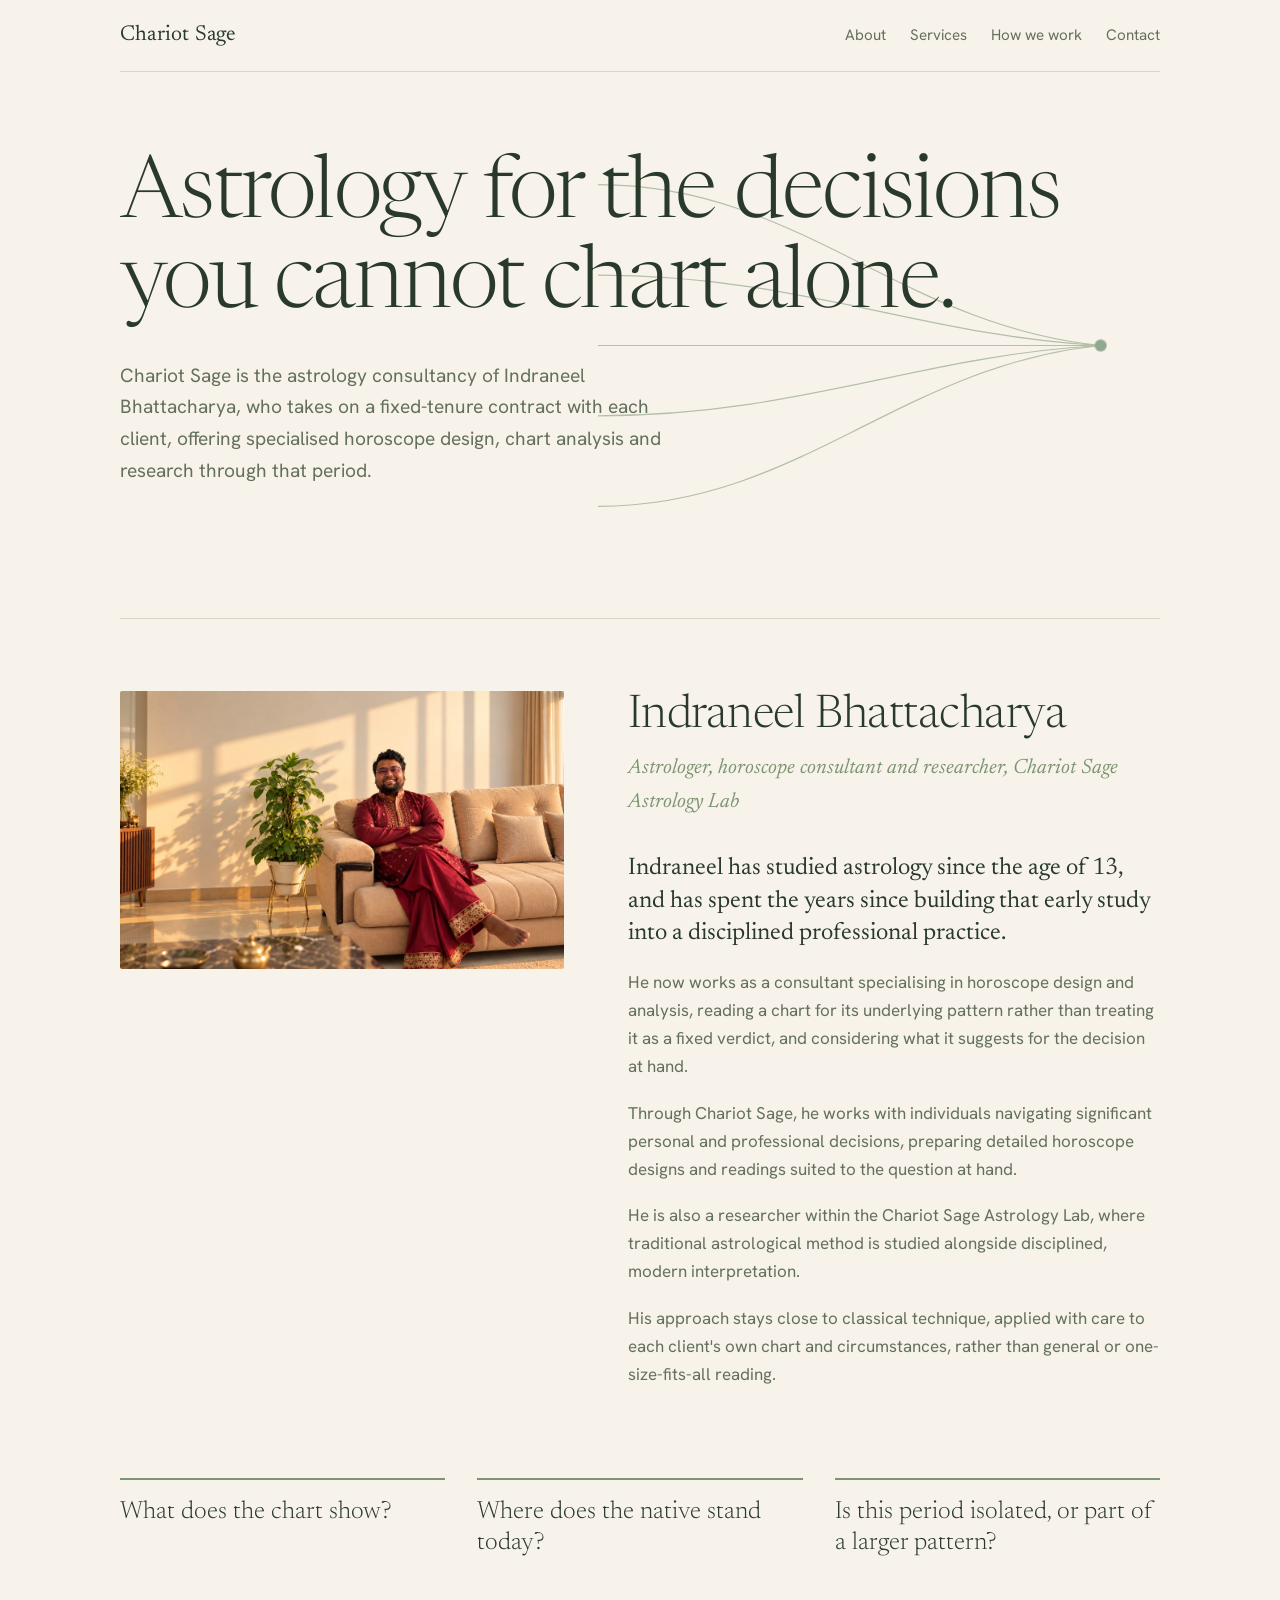
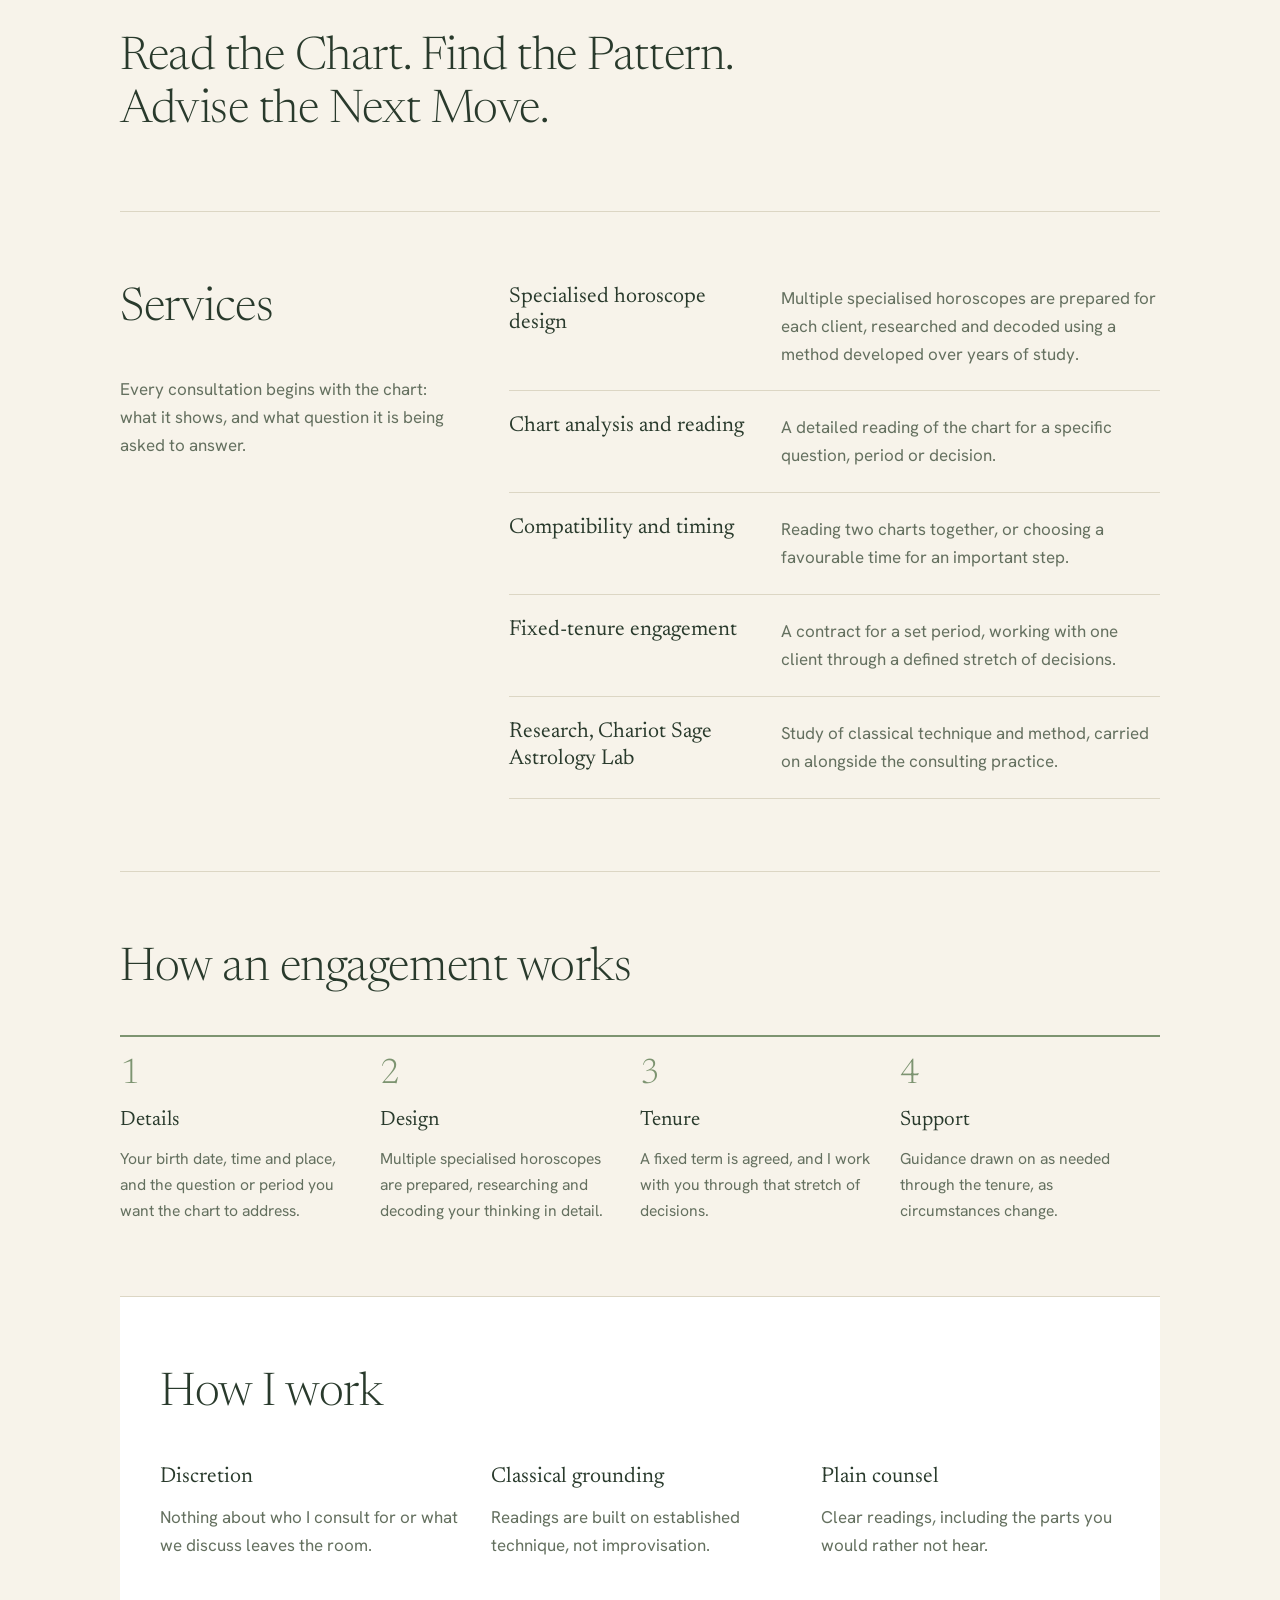
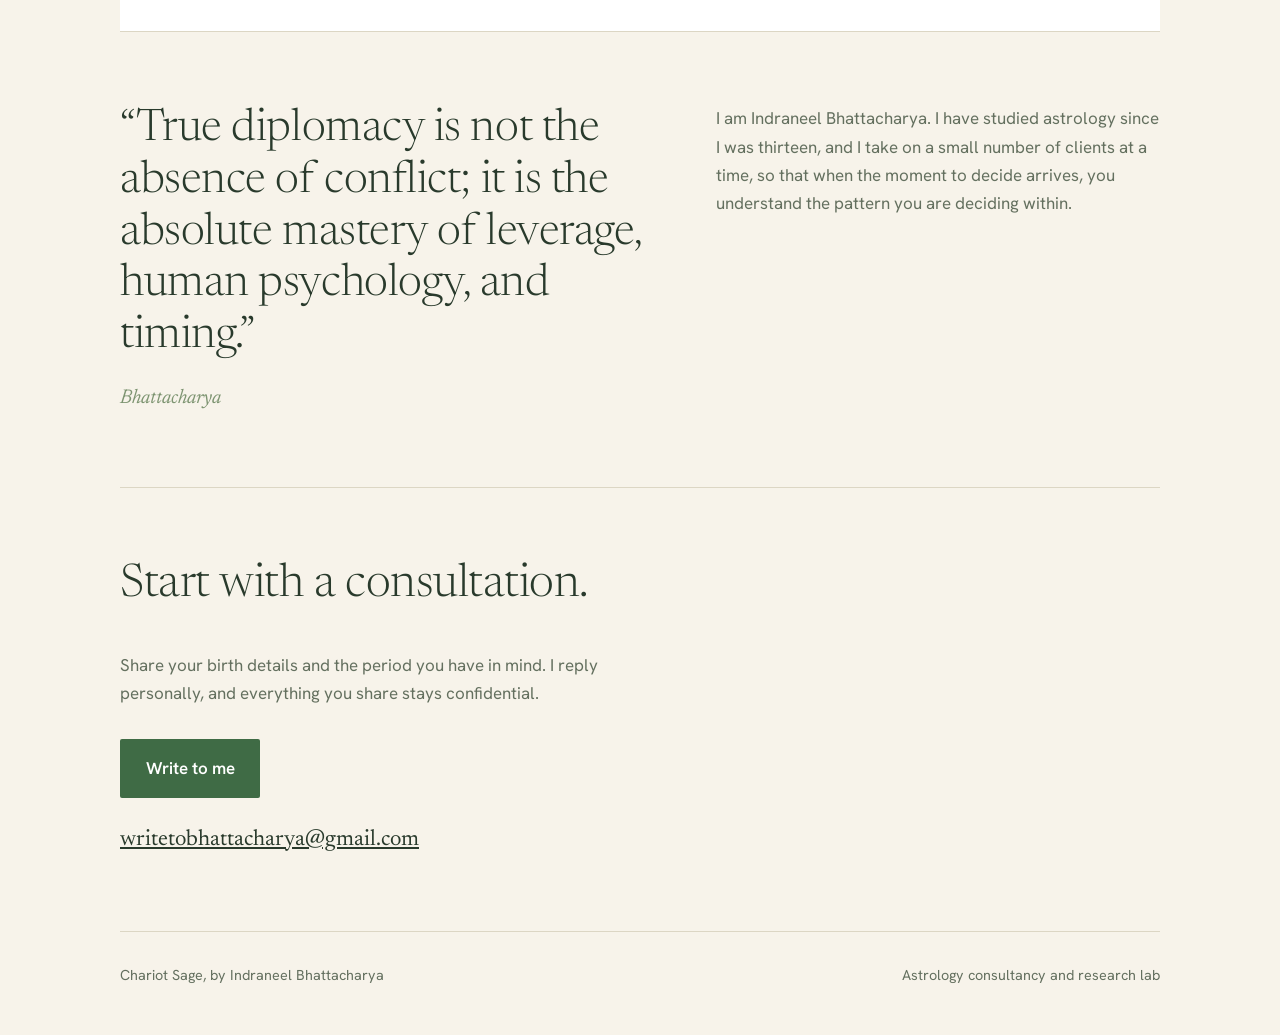
<file: Chariot Sage.html>
<!DOCTYPE html>
<html lang="en">
<head>
<meta charset="utf-8">
<meta name="viewport" content="width=device-width, initial-scale=1, viewport-fit=cover">
<title>Chariot Sage | Astrology consultancy by Indraneel Bhattacharya</title>
<meta name="description" content="Chariot Sage is the astrology consultancy of Indraneel Bhattacharya, a scholar of astrology since the age of 13. Specialised horoscope design, analysis and research.">
<meta name="theme-color" content="#F7F3EA">
<meta property="og:type" content="website">
<meta property="og:site_name" content="Chariot Sage">
<meta property="og:title" content="Chariot Sage | Astrology consultancy by Indraneel Bhattacharya">
<meta property="og:description" content="Read the Chart. Find the Pattern. Advise the Next Move.">
<link rel="icon" type="image/png" sizes="32x32" href="[data-uri]">
<link rel="apple-touch-icon" href="[data-uri]">
<link rel="preconnect" href="https://fonts.googleapis.com">
<link rel="preconnect" href="https://fonts.gstatic.com" crossorigin>
<link href="https://fonts.googleapis.com/css2?family=Newsreader:ital,opsz,wght@0,6..72,300;0,6..72,400;1,6..72,300&family=Hanken+Grotesk:wght@400;500;600&display=swap" rel="stylesheet">
<style>
:root{
  --bg:#F7F3EA; --surface:#FFFFFF; --ink:#293A2C; --muted:#64705F;
  --rule:#DCD6C4; --seal:#3F6B45; --brass:#7D9471; --on-seal:#FFFFFF;
  --serif:"Newsreader",Georgia,"Times New Roman",serif;
  --sans:"Hanken Grotesk",system-ui,-apple-system,"Segoe UI",sans-serif;
  box-sizing:border-box;
  padding-top:env(safe-area-inset-top,0px);
  padding-bottom:env(safe-area-inset-bottom,0px);
}
@media (prefers-color-scheme:dark){
  :root:not([data-theme="light"]){
    --bg:#16201A; --surface:#1E2B22; --ink:#EFEAD9; --muted:#B4BFA9;
    --rule:#32452F; --seal:#8FBF86; --brass:#C7CBA1; --on-seal:#16201A;
  }
}
:root[data-theme="dark"]{
  --bg:#16201A; --surface:#1E2B22; --ink:#EFEAD9; --muted:#B4BFA9;
  --rule:#32452F; --seal:#8FBF86; --brass:#C7CBA1; --on-seal:#16201A;
}
*,*::before,*::after{box-sizing:border-box}
html{scroll-padding-top:env(safe-area-inset-top,0px);scroll-behavior:smooth}
body{margin:0;background:var(--bg);color:var(--ink);font-family:var(--sans);font-size:1.0625rem;line-height:1.65}
a{color:inherit}
:focus-visible{outline:2px solid var(--seal);outline-offset:3px}
.wrap{max-width:68rem;margin:0 auto;padding:0 1.5rem}

header{display:flex;justify-content:space-between;align-items:center;padding:1.1rem 0;border-bottom:1px solid var(--rule)}
.brand{display:inline-flex;align-items:center;gap:.75rem;font-family:var(--serif);font-size:1.35rem;font-weight:400;text-decoration:none;letter-spacing:.01em}
.brand img{height:2.9rem;width:auto;display:block}
nav{display:flex;gap:1.5rem;font-size:.95rem}
nav a{text-decoration:none;color:var(--muted)}
nav a:hover{color:var(--ink)}
@media (max-width:560px){nav a:not(:last-child){display:none}}

.hero{position:relative;padding:5rem 0 6rem;overflow:hidden}
.hero h1{font-family:var(--serif);font-weight:300;font-size:clamp(2.6rem,7vw,5.4rem);line-height:1.04;letter-spacing:-.02em;margin:0 0 1.75rem;max-width:14em;position:relative}
.hero p{max-width:34rem;font-size:1.2rem;color:var(--muted);margin:0 0 2.25rem;position:relative}
.btn{display:inline-block;max-width:100%;text-align:center;background:var(--seal);color:var(--on-seal);padding:.95rem 1.6rem;text-decoration:none;font-weight:600;border-radius:2px;position:relative}
.btn:hover{filter:brightness(1.1)}
.paths{position:absolute;right:-4%;top:8%;width:58%;height:84%;pointer-events:none;opacity:.55}
.paths path{fill:none;stroke:var(--brass);stroke-width:1.2;stroke-dasharray:1;stroke-dashoffset:1;animation:draw 2.4s ease-out .2s forwards}
.paths path:nth-child(2){animation-delay:.4s}.paths path:nth-child(3){animation-delay:.6s}
.paths path:nth-child(4){animation-delay:.8s}.paths path:nth-child(5){animation-delay:1s}
.paths circle{fill:var(--seal);opacity:0;animation:pop .6s ease-out 2.4s forwards}
@keyframes draw{to{stroke-dashoffset:0}}
@keyframes pop{to{opacity:1}}
@media (prefers-reduced-motion:reduce){
  .paths path{animation:none;stroke-dashoffset:0}.paths circle{animation:none;opacity:1}
  html{scroll-behavior:auto}
}
@media (max-width:760px){.paths{width:90%;top:auto;bottom:0;height:40%;opacity:.35}}

section{padding:4.5rem 0;border-top:1px solid var(--rule)}
h2{font-family:var(--serif);font-weight:300;font-size:clamp(1.9rem,4vw,2.9rem);line-height:1.1;letter-spacing:-.01em;margin:0 0 2.5rem;max-width:18em}
.about{display:grid;grid-template-columns:5fr 6fr;gap:2rem 4rem;align-items:start}
.portrait,.photos figure{margin:0}
.portrait img,.photos img{display:block;width:100%;height:auto;border-radius:2px;background:var(--surface)}
.bio h2{margin-bottom:.6rem}
.bio p{max-width:36rem;color:var(--muted);margin:0 0 1.15rem}
@media (max-width:760px){.about{grid-template-columns:1fr}}
.bio .role{font-family:var(--serif);font-style:italic;font-size:1.3rem;color:var(--brass);margin-bottom:2rem}
.bio .first{font-family:var(--serif);font-size:1.5rem;line-height:1.35;color:var(--ink)}
.questions{list-style:none;margin:4.5rem 0 0;padding:0;display:grid;grid-template-columns:repeat(3,1fr);gap:2rem}
.questions li{border-top:2px solid var(--brass);padding-top:1.1rem;font-family:var(--serif);font-weight:300;font-size:1.55rem;line-height:1.25}
.photos{display:grid;grid-template-columns:1fr 1fr;gap:1.5rem;margin-top:4.5rem}
.photos img{aspect-ratio:4/3;object-fit:cover;object-position:center 30%}
.photos.one{grid-template-columns:1fr;max-width:34rem}
.photos.one img{aspect-ratio:16/10;object-position:center 25%}
.motto{font-family:var(--serif);font-weight:300;font-size:clamp(1.7rem,4vw,2.9rem);line-height:1.15;letter-spacing:-.01em;margin:4.5rem 0 0;max-width:16em}
@media (max-width:760px){.about,.questions{grid-template-columns:1fr}}
@media (max-width:600px){.photos{grid-template-columns:1fr}}
.grid{display:grid;grid-template-columns:1fr 2fr;gap:2rem 4rem}
@media (max-width:760px){.grid{grid-template-columns:1fr}}
.lead{color:var(--muted);max-width:28rem;margin:0}

.areas{list-style:none;margin:0;padding:0}
.areas li{padding:1.4rem 0;border-bottom:1px solid var(--rule);display:grid;grid-template-columns:minmax(0,15rem) 1fr;gap:.5rem 2rem}
.areas li:first-child{padding-top:0}
.areas h3{font-family:var(--serif);font-weight:400;font-size:1.35rem;line-height:1.25;margin:0}
.areas p{margin:0;color:var(--muted)}
@media (max-width:760px){.areas li{grid-template-columns:1fr}}

.steps{list-style:none;margin:0;padding:0;counter-reset:s;display:grid;grid-template-columns:repeat(4,1fr);gap:0}
.steps li{counter-increment:s;padding:0 1.5rem 0 0;border-top:2px solid var(--brass);padding-top:1.25rem}
.steps li::before{content:counter(s);font-family:var(--serif);font-size:2.2rem;font-weight:300;color:var(--brass);display:block;line-height:1;margin-bottom:.75rem}
.steps h3{font-family:var(--serif);font-weight:400;font-size:1.3rem;margin:0 0 .5rem}
.steps p{margin:0;color:var(--muted);font-size:.98rem}
@media (max-width:860px){.steps{grid-template-columns:1fr 1fr;gap:2rem 1.5rem}}
@media (max-width:520px){.steps{grid-template-columns:1fr}}

.band{background:var(--surface);padding-left:2.5rem;padding-right:2.5rem}
@media (max-width:520px){.btn{display:block;padding:.95rem 1rem}}
@media (max-width:600px){.band{padding-left:1.25rem;padding-right:1.25rem}}
.principles{display:grid;grid-template-columns:repeat(3,1fr);gap:2rem}
.principles h3{font-family:var(--serif);font-weight:400;font-size:1.35rem;margin:0 0 .5rem}
.principles p{margin:0;color:var(--muted)}
@media (max-width:760px){.principles{grid-template-columns:1fr}}

.note{display:grid;grid-template-columns:6fr 5fr;gap:2.5rem 4rem;align-items:start}
.note blockquote{margin:0}
.note blockquote p{font-family:var(--serif);font-weight:300;font-size:clamp(1.8rem,3.6vw,2.8rem);line-height:1.15;letter-spacing:-.01em;margin:0 0 1.25rem}
.note cite{display:block;font-family:var(--serif);font-style:italic;font-size:1.25rem;color:var(--brass)}
.note .msg{margin:0;color:var(--muted);max-width:30rem}
@media (max-width:760px){.note{grid-template-columns:1fr}}
.contact h2{max-width:14em}
.contact p{max-width:34rem;color:var(--muted);margin:0 0 2rem}
.mail{display:block;overflow-wrap:anywhere;margin-top:1.5rem;font-family:var(--serif);font-size:1.4rem;color:var(--ink)}
footer{padding:2rem 0 3rem;border-top:1px solid var(--rule);color:var(--muted);font-size:.9rem;display:flex;justify-content:space-between;gap:1rem;flex-wrap:wrap}
</style>
</head>
<body>
<div class="wrap">
  <header>
    <a class="brand" href="#top"><span>Chariot Sage</span></a>
    <nav aria-label="Main">
      <a href="#about">About</a>
      <a href="#help">Services</a>
      <a href="#work">How we work</a>
      <a href="#contact">Contact</a>
    </nav>
  </header>

  <main id="top">
    <div class="hero">
      <svg class="paths" viewBox="0 0 600 400" preserveAspectRatio="xMidYMid meet" aria-hidden="true">
        <path pathLength="1" d="M0 40 C200 40 300 180 500 200"/>
        <path pathLength="1" d="M0 130 C200 130 320 190 500 200"/>
        <path pathLength="1" d="M0 200 L500 200"/>
        <path pathLength="1" d="M0 270 C200 270 320 210 500 200"/>
        <path pathLength="1" d="M0 360 C200 360 300 220 500 200"/>
        <circle cx="500" cy="200" r="6"/>
      </svg>
      <h1>Astrology for the decisions you cannot chart alone.</h1>
      <p>Chariot Sage is the astrology consultancy of Indraneel Bhattacharya, who takes on a fixed-tenure contract with each client, offering specialised horoscope design, chart analysis and research through that period.</p>
    </div>

    <section id="about">
      <div class="about">
        <figure class="portrait"><img src="[data-uri]" alt="Indraneel Bhattacharya" width="1100" height="688" loading="lazy"></figure>
                <div class="bio">
          <h2>Indraneel Bhattacharya</h2>
          <p class="role">Astrologer, horoscope consultant and researcher, Chariot Sage Astrology Lab</p>
          <p class="first">Indraneel has studied astrology since the age of 13, and has spent the years since building that early study into a disciplined professional practice.</p>
          <p>He now works as a consultant specialising in horoscope design and analysis, reading a chart for its underlying pattern rather than treating it as a fixed verdict, and considering what it suggests for the decision at hand.</p>
          <p>Through Chariot Sage, he works with individuals navigating significant personal and professional decisions, preparing detailed horoscope designs and readings suited to the question at hand.</p>
          <p>He is also a researcher within the Chariot Sage Astrology Lab, where traditional astrological method is studied alongside disciplined, modern interpretation.</p>
          <p>His approach stays close to classical technique, applied with care to each client's own chart and circumstances, rather than general or one-size-fits-all reading.</p>
        </div>
      </div>

      <ul class="questions" aria-label="The three questions">
        <li>What does the chart show?</li>
        <li>Where does the native stand today?</li>
        <li>Is this period isolated, or part of a larger pattern?</li>
      </ul>

      
      <p class="motto">Read the Chart. Find the Pattern. Advise the Next Move.</p>
    </section>

    <section id="help">
      <div class="grid">
        <div>
          <h2>Services</h2>
          <p class="lead">Every consultation begins with the chart: what it shows, and what question it is being asked to answer.</p>
        </div>
        <ul class="areas">
          <li><h3>Specialised horoscope design</h3><p>Multiple specialised horoscopes are prepared for each client, researched and decoded using a method developed over years of study.</p></li>
          <li><h3>Chart analysis and reading</h3><p>A detailed reading of the chart for a specific question, period or decision.</p></li>
          <li><h3>Compatibility and timing</h3><p>Reading two charts together, or choosing a favourable time for an important step.</p></li>
          <li><h3>Fixed-tenure engagement</h3><p>A contract for a set period, working with one client through a defined stretch of decisions.</p></li>
          <li><h3>Research, Chariot Sage Astrology Lab</h3><p>Study of classical technique and method, carried on alongside the consulting practice.</p></li>
        </ul>
      </div>
    </section>

    <section id="work">
      <h2>How an engagement works</h2>
      <ol class="steps">
        <li><h3>Details</h3><p>Your birth date, time and place, and the question or period you want the chart to address.</p></li>
        <li><h3>Design</h3><p>Multiple specialised horoscopes are prepared, researching and decoding your thinking in detail.</p></li>
        <li><h3>Tenure</h3><p>A fixed term is agreed, and I work with you through that stretch of decisions.</p></li>
        <li><h3>Support</h3><p>Guidance drawn on as needed through the tenure, as circumstances change.</p></li>
      </ol>
    </section>

    <section class="band">
      <h2>How I work</h2>
      <div class="principles">
        <div><h3>Discretion</h3><p>Nothing about who I consult for or what we discuss leaves the room.</p></div>
        <div><h3>Classical grounding</h3><p>Readings are built on established technique, not improvisation.</p></div>
        <div><h3>Plain counsel</h3><p>Clear readings, including the parts you would rather not hear.</p></div>
      </div>
    </section>

    <section class="note" id="note">
      <blockquote>
        <p>“True diplomacy is not the absence of conflict; it is the absolute mastery of leverage, human psychology, and timing.”</p>
        <cite>Bhattacharya</cite>
      </blockquote>
      <p class="msg">I am Indraneel Bhattacharya. I have studied astrology since I was thirteen, and I take on a small number of clients at a time, so that when the moment to decide arrives, you understand the pattern you are deciding within.</p>
    </section>

    <section class="contact" id="contact">
      <h2>Start with a consultation.</h2>
      <p>Share your birth details and the period you have in mind. I reply personally, and everything you share stays confidential.</p>
      <a class="btn" href="mailto:writetobhattacharya@gmail.com?subject=Private%20enquiry" target="_blank" rel="noopener">Write to me</a>
      <a class="mail" href="mailto:writetobhattacharya@gmail.com" target="_blank" rel="noopener">writetobhattacharya@gmail.com</a>
    </section>
  </main>

  <footer>
    <span>Chariot Sage, by Indraneel Bhattacharya</span>
    <span>Astrology consultancy and research lab</span>
  </footer>
</div>
</body>
</html>
</file>
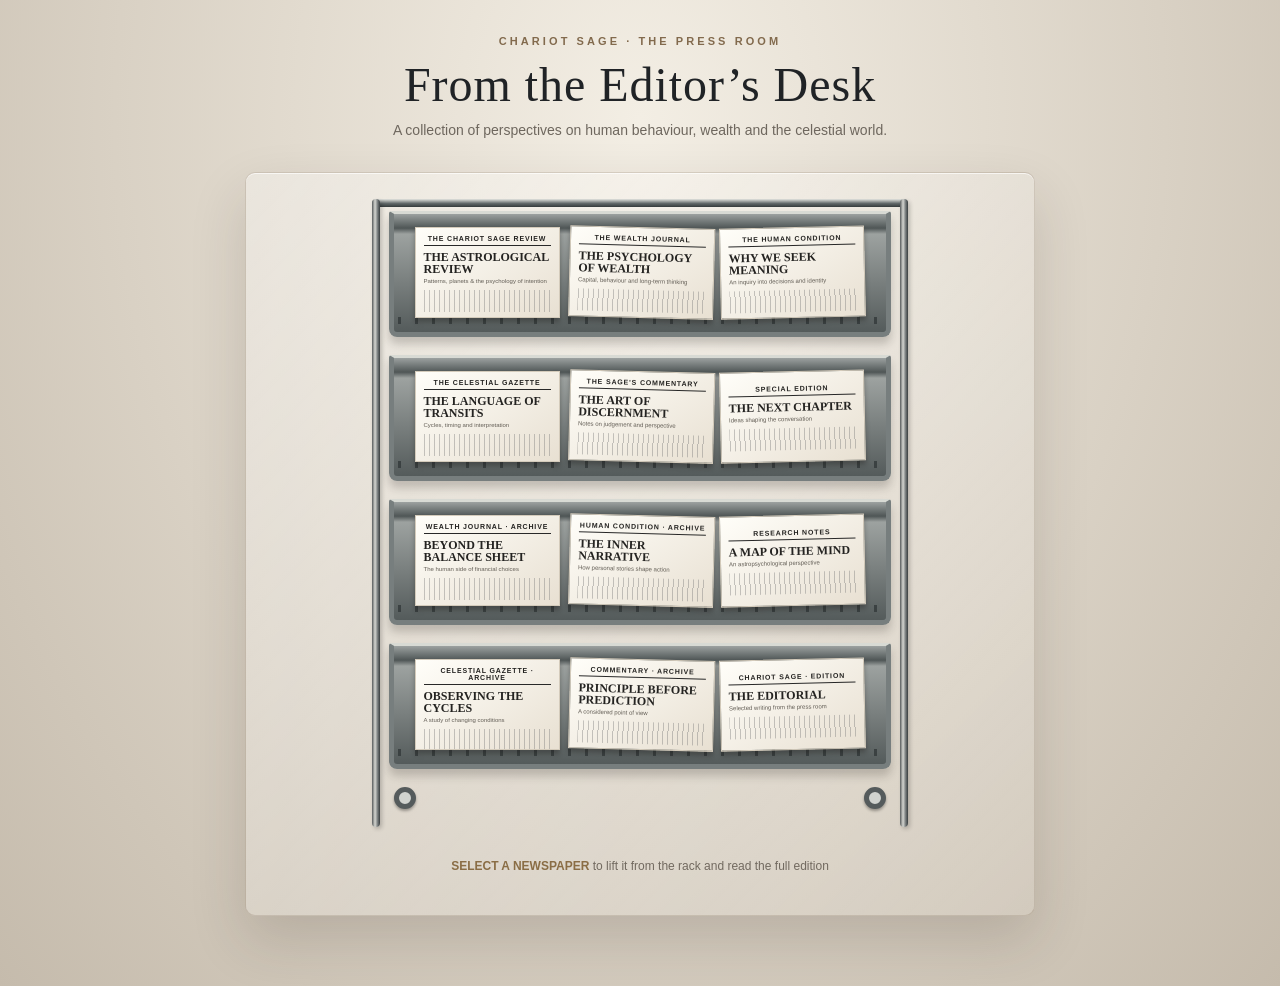
<file: chariot-sage-newspaper-rack.html>
<!doctype html>
<html lang="en">
<head>
<meta charset="utf-8">
<meta name="viewport" content="width=device-width, initial-scale=1">
<title>Chariot Sage — Press Rack</title>
<style>
  :root{
    --ink:#202326; --muted:#77736d; --paper:#f5f0e5; --paper2:#fffdf7;
    --brass:#ad8952; --wood:#332820; --line:#cfc6b6;
  }
  *{box-sizing:border-box}
  body{
    margin:0; min-height:100vh; color:var(--ink);
    background:radial-gradient(ellipse at 50% 12%,#f3eee4 0,#d9d1c4 58%,#c5bbac 100%);
    font-family:Georgia,"Times New Roman",serif;
  }
  .page{width:min(1120px,100%);margin:auto;padding:34px 22px 70px}
  header{text-align:center;margin-bottom:26px}
  .eyebrow{font:600 11px/1.4 Arial,sans-serif;letter-spacing:.28em;text-transform:uppercase;color:#826a4d}
  h1{font-size:clamp(30px,5vw,48px);font-weight:500;letter-spacing:.02em;margin:8px 0 7px}
  .intro{font:14px/1.6 Arial,sans-serif;color:#6e675e;margin:0}
  .room{
    position:relative;max-width:790px;margin:30px auto 0;padding:26px 24px 42px;
    background:linear-gradient(135deg,rgba(255,255,255,.34),rgba(255,255,255,.08));
    border:1px solid rgba(112,91,65,.23);border-radius:10px;
    box-shadow:0 24px 55px rgba(44,34,23,.16),inset 0 1px rgba(255,255,255,.65);
  }
  .rack{position:relative;width:min(570px,100%);margin:auto;padding:12px 34px 30px}
  .upright{
    position:absolute;top:0;bottom:12px;width:8px;border-radius:5px;
    background:linear-gradient(90deg,#55595a,#d5d6d1 38%,#737879 72%,#383d3e);
    box-shadow:2px 2px 4px #0003;
  }
  .upright.left{left:17px}.upright.right{right:17px}
  .topbar{
    position:absolute;left:17px;right:17px;top:0;height:8px;border-radius:5px;
    background:linear-gradient(#e3e4df,#62696a 55%,#343a3b);
  }
  .shelf{
    position:relative;height:126px;margin:0 0 18px;padding:13px 15px 18px;
    border:5px solid #777e7e;border-top:3px solid #d8dad4;border-radius:3px 3px 8px 8px;
    background:linear-gradient(180deg,#9ca1a0 0,#4f5656 12%,#9da2a0 17%,#545b5b 100%);
    box-shadow:0 7px 8px #28221b35;
    display:flex;align-items:flex-start;justify-content:center;gap:8px;
  }
  .shelf:before{
    content:"";position:absolute;left:4px;right:4px;bottom:8px;height:7px;
    background:repeating-linear-gradient(90deg,#353b3c 0 3px,transparent 3px 17px);
    opacity:.85;
  }
  .paper{
    --tilt:0deg;
    position:relative;z-index:1;flex:1;max-width:145px;height:91px;cursor:pointer;
    padding:7px 8px 5px;background:linear-gradient(145deg,#fffef9,#e8e0d2);
    color:#242321;border:1px solid #d4cbbb;box-shadow:0 4px 5px #18151255;
    transform:rotate(var(--tilt));transform-origin:bottom center;
    transition:transform .22s ease,box-shadow .22s ease,filter .22s ease;
    overflow:hidden;text-align:left;
  }
  .paper:hover,.paper:focus-visible{transform:translateY(-12px) rotate(0deg);box-shadow:0 14px 16px #18151255;z-index:5;outline:2px solid var(--brass)}
  .paper .mast{display:block;font:bold 7px Arial,sans-serif;letter-spacing:.12em;text-align:center;border-bottom:1px solid #282828;padding-bottom:3px}
  .paper .headline{display:block;font:bold 12px/1.02 Georgia,serif;margin:5px 0 3px}
  .paper .sub{display:block;font:6px/1.3 Arial,sans-serif;color:#625d55}
  .paper .columns{display:block;height:22px;margin-top:4px;background:repeating-linear-gradient(90deg,#777 0 1px,transparent 1px 5px);opacity:.4}
  .paper:nth-child(2){--tilt:1.5deg}.paper:nth-child(3){--tilt:-1.3deg}
  .paper:nth-child(4){--tilt:1deg}
  .shelf-label{position:absolute;right:4px;bottom:-15px;color:#d9d9d4;font:8px Arial,sans-serif;letter-spacing:.16em}
  .feet{display:flex;justify-content:space-between;margin:0 5px}
  .wheel{width:22px;height:22px;border:5px solid #555b5c;border-radius:50%;background:#d1d3cf;box-shadow:0 2px 3px #0005}
  .hint{text-align:center;margin:20px 0 0;font:12px Arial,sans-serif;color:#71695f}
  .hint span{color:#8a6d45;font-weight:bold}
  /* Reading overlay */
  .reader{
    position:fixed;inset:0;z-index:20;display:grid;place-items:center;padding:24px;
    background:rgba(17,16,14,.68);backdrop-filter:blur(5px);
    opacity:0;visibility:hidden;transition:opacity .25s,visibility .25s;
  }
  .reader.open{opacity:1;visibility:visible}
  .reading-paper{
    position:relative;width:min(940px,96vw);max-height:88vh;overflow:auto;
    background:var(--paper);padding:clamp(20px,4vw,48px);
    box-shadow:0 28px 90px #0008;border:1px solid #d5c9b6;
    transform:translateY(70px) scale(.86) rotateX(12deg);
    transform-origin:top center;transition:transform .55s cubic-bezier(.2,.8,.2,1);
  }
  .reader.open .reading-paper{transform:translateY(0) scale(1) rotateX(0)}
  .close-note{position:sticky;top:0;float:right;border:1px solid #8f806b;background:#f8f4eb;color:#554a3c;padding:8px 12px;cursor:pointer;font:11px Arial,sans-serif;letter-spacing:.08em;text-transform:uppercase}
  .edition{font:10px Arial,sans-serif;letter-spacing:.2em;text-transform:uppercase;text-align:center;color:#766a58}
  .paper-title{text-align:center;font-size:clamp(34px,7vw,72px);line-height:.9;letter-spacing:-.055em;margin:12px 0 8px}
  .rule{border-top:3px double #292722;border-bottom:1px solid #292722;height:6px;margin:12px 0 18px}
  .dateline{display:flex;justify-content:space-between;gap:12px;font:10px Arial,sans-serif;text-transform:uppercase;letter-spacing:.1em;border-bottom:1px solid #a69b89;padding-bottom:8px}
  .article-grid{display:grid;grid-template-columns:1.45fr 1fr;gap:28px;margin-top:22px}
  .article-grid h2{font-size:clamp(27px,4vw,46px);line-height:1.02;margin:0 0 12px;font-weight:500}
  .dek{font-size:17px;line-height:1.35;color:#5b5348;font-style:italic}
  .article-grid p{font-size:14px;line-height:1.65;text-align:justify}
  .side-column{border-left:1px solid #b9ad9a;padding-left:22px}
  .side-column h3{font-size:22px;line-height:1.1;margin:0 0 8px}
  .kicker{font: bold 9px Arial,sans-serif;letter-spacing:.18em;text-transform:uppercase;color:#92744d}
  .pullquote{font-size:25px;line-height:1.2;font-style:italic;border-top:2px solid;border-bottom:2px solid;padding:15px 0;margin:20px 0}
  .byline{font:10px Arial,sans-serif;text-transform:uppercase;letter-spacing:.1em;color:#776d60}
  @media(max-width:600px){
    .page{padding:25px 12px 45px}.room{padding:18px 8px 28px}
    .rack{padding-left:22px;padding-right:22px}.upright.left{left:7px}.upright.right{right:7px}
    .shelf{height:108px;padding:10px 7px 15px;gap:4px}
    .paper{height:79px;padding:5px}.paper .headline{font-size:9px}.paper .mast{font-size:5px}
    .article-grid{grid-template-columns:1fr;gap:10px}.side-column{border-left:0;border-top:1px solid #b9ad9a;padding:18px 0 0}
    .dateline{font-size:8px}.reading-paper{padding:20px 17px}
  }
  @media(prefers-reduced-motion:reduce){*,*:before,*:after{transition:none!important}}
</style>
</head>
<body>
<main class="page">
  <header>
    <div class="eyebrow">Chariot Sage · The Press Room</div>
    <h1>From the Editor’s Desk</h1>
    <p class="intro">A collection of perspectives on human behaviour, wealth and the celestial world.</p>
  </header>

  <section class="room" aria-label="Interactive newspaper stand">
    <div class="rack">
      <div class="topbar"></div><div class="upright left"></div><div class="upright right"></div>
      <div class="shelf">
        <button class="paper" data-article="0" aria-label="Read The Astrological Review">
          <span class="mast">THE CHARIOT SAGE REVIEW</span><span class="headline">THE ASTROLOGICAL REVIEW</span><span class="sub">Patterns, planets & the psychology of intention</span><span class="columns"></span>
        </button>
        <button class="paper" data-article="1" aria-label="Read The Wealth Journal">
          <span class="mast">THE WEALTH JOURNAL</span><span class="headline">THE PSYCHOLOGY OF WEALTH</span><span class="sub">Capital, behaviour and long-term thinking</span><span class="columns"></span>
        </button>
        <button class="paper" data-article="2" aria-label="Read The Human Condition">
          <span class="mast">THE HUMAN CONDITION</span><span class="headline">WHY WE SEEK MEANING</span><span class="sub">An inquiry into decisions and identity</span><span class="columns"></span>
        </button>
      </div>
      <div class="shelf">
        <button class="paper" data-article="3" aria-label="Read The Celestial Gazette">
          <span class="mast">THE CELESTIAL GAZETTE</span><span class="headline">THE LANGUAGE OF TRANSITS</span><span class="sub">Cycles, timing and interpretation</span><span class="columns"></span>
        </button>
        <button class="paper" data-article="4" aria-label="Read The Sage's Commentary">
          <span class="mast">THE SAGE'S COMMENTARY</span><span class="headline">THE ART OF DISCERNMENT</span><span class="sub">Notes on judgement and perspective</span><span class="columns"></span>
        </button>
        <button class="paper" data-article="5" aria-label="Read the latest edition">
          <span class="mast">SPECIAL EDITION</span><span class="headline">THE NEXT CHAPTER</span><span class="sub">Ideas shaping the conversation</span><span class="columns"></span>
        </button>
      </div>
      <div class="shelf">
        <button class="paper" data-article="1" aria-label="Read Wealth Journal archive">
          <span class="mast">WEALTH JOURNAL · ARCHIVE</span><span class="headline">BEYOND THE BALANCE SHEET</span><span class="sub">The human side of financial choices</span><span class="columns"></span>
        </button>
        <button class="paper" data-article="2" aria-label="Read Human Condition archive">
          <span class="mast">HUMAN CONDITION · ARCHIVE</span><span class="headline">THE INNER NARRATIVE</span><span class="sub">How personal stories shape action</span><span class="columns"></span>
        </button>
        <button class="paper" data-article="0" aria-label="Read Astrological Review archive">
          <span class="mast">RESEARCH NOTES</span><span class="headline">A MAP OF THE MIND</span><span class="sub">An astropsychological perspective</span><span class="columns"></span>
        </button>
      </div>
      <div class="shelf">
        <button class="paper" data-article="3" aria-label="Read Celestial Gazette archive">
          <span class="mast">CELESTIAL GAZETTE · ARCHIVE</span><span class="headline">OBSERVING THE CYCLES</span><span class="sub">A study of changing conditions</span><span class="columns"></span>
        </button>
        <button class="paper" data-article="4" aria-label="Read Sage's Commentary archive">
          <span class="mast">COMMENTARY · ARCHIVE</span><span class="headline">PRINCIPLE BEFORE PREDICTION</span><span class="sub">A considered point of view</span><span class="columns"></span>
        </button>
        <button class="paper" data-article="5" aria-label="Read special edition archive">
          <span class="mast">CHARIOT SAGE · EDITION</span><span class="headline">THE EDITORIAL</span><span class="sub">Selected writing from the press room</span><span class="columns"></span>
        </button>
      </div>
      <div class="feet"><span class="wheel"></span><span class="wheel"></span></div>
    </div>
    <p class="hint"><span>SELECT A NEWSPAPER</span> to lift it from the rack and read the full edition</p>
  </section>
</main>

<div class="reader" id="reader" aria-hidden="true">
  <article class="reading-paper" role="dialog" aria-modal="true" aria-labelledby="articleTitle">
    <button class="close-note" id="closeReader" type="button">Return to rack ✕</button>
    <div class="edition" id="edition">Chariot Sage · Editorial</div>
    <h1 class="paper-title">THE CHARIOT SAGE</h1>
    <div class="rule"></div>
    <div class="dateline"><span id="category">THE ASTROLOGICAL REVIEW</span><span>AN INDEPENDENT PERSPECTIVE</span><span>VOL. 01</span></div>
    <div class="article-grid">
      <div>
        <div class="kicker">Featured article</div>
        <h2 id="articleTitle">The map beneath the moment</h2>
        <div class="dek" id="dek">An exploration of the relationship between intention, emotion and the patterns through which we make sense of our lives.</div>
        <p id="bodyOne">Astropsychology approaches a birth chart as a symbolic map for examining patterns of motivation, perception and response. Rather than treating a placement as an isolated verdict, it considers how different parts of the chart interact and how those patterns may be experienced in everyday life.</p>
        <p id="bodyTwo">The purpose of an editorial inquiry is to make room for reflection. It asks what may be driving an intention, what emotional needs accompany it, and how a person interprets the circumstances in which a decision is made.</p>
        <p id="bodyThree">These pages bring together observations and perspectives from Chariot Sage. Each article is an invitation to examine an idea carefully, consider its context and arrive at a more informed point of view.</p>
      </div>
      <aside class="side-column">
        <div class="kicker">Inside this edition</div>
        <h3 id="sideTitle">Reading the patterns</h3>
        <p>Ideas at the intersection of psychology, astrology, decision-making and human experience.</p>
        <div class="pullquote">“A chart is not the conclusion. It is the beginning of a better question.”</div>
        <div class="byline">Published by the Chariot Sage Editorial Desk</div>
      </aside>
    </div>
  </article>
</div>

<script>
const articles = [
  {category:"THE ASTROLOGICAL REVIEW",title:"The map beneath the moment",dek:"An exploration of the relationship between intention, emotion and the patterns through which we make sense of our lives.",side:"Reading the patterns"},
  {category:"THE WEALTH JOURNAL",title:"The psychology behind wealth",dek:"Wealth is shaped not only by resources, but also by the perceptions, priorities and decisions that guide their use.",side:"Beyond the balance sheet"},
  {category:"THE HUMAN CONDITION",title:"Why we seek meaning",dek:"A closer look at identity, motivation and the stories people use to interpret their experiences.",side:"The inner narrative"},
  {category:"THE CELESTIAL GAZETTE",title:"The language of transits",dek:"A considered approach to cycles, timing and the changing conditions represented in astrological symbolism.",side:"Observing the cycles"},
  {category:"THE SAGE'S COMMENTARY",title:"The art of discernment",dek:"On separating impulse from intention, and information from the judgement required to use it well.",side:"Principle before prediction"},
  {category:"SPECIAL EDITION",title:"The next chapter",dek:"Selected ideas and perspectives from the Chariot Sage editorial desk.",side:"From the editor"}
];
const reader=document.getElementById("reader");
const closeButton=document.getElementById("closeReader");
const title=document.getElementById("articleTitle");
let previouslyFocused=null;

function openArticle(index){
  const a=articles[index]||articles[0];
  document.getElementById("category").textContent=a.category;
  document.getElementById("edition").textContent="Chariot Sage · "+a.category;
  title.textContent=a.title;
  document.getElementById("dek").textContent=a.dek;
  document.getElementById("sideTitle").textContent=a.side;
  previouslyFocused=document.activeElement;
  reader.classList.add("open");
  reader.setAttribute("aria-hidden","false");
  document.body.style.overflow="hidden";
  closeButton.focus();
}
function closeArticle(){
  reader.classList.remove("open");
  reader.setAttribute("aria-hidden","true");
  document.body.style.overflow="";
  if(previouslyFocused) previouslyFocused.focus();
}
document.querySelectorAll(".paper").forEach(paper=>{
  paper.addEventListener("click",()=>openArticle(Number(paper.dataset.article)));
});
closeButton.addEventListener("click",closeArticle);
reader.addEventListener("click",event=>{if(event.target===reader)closeArticle()});
document.addEventListener("keydown",event=>{
  if(event.key==="Escape"&&reader.classList.contains("open"))closeArticle();
});
</script>
</body>
</html>
</file>
